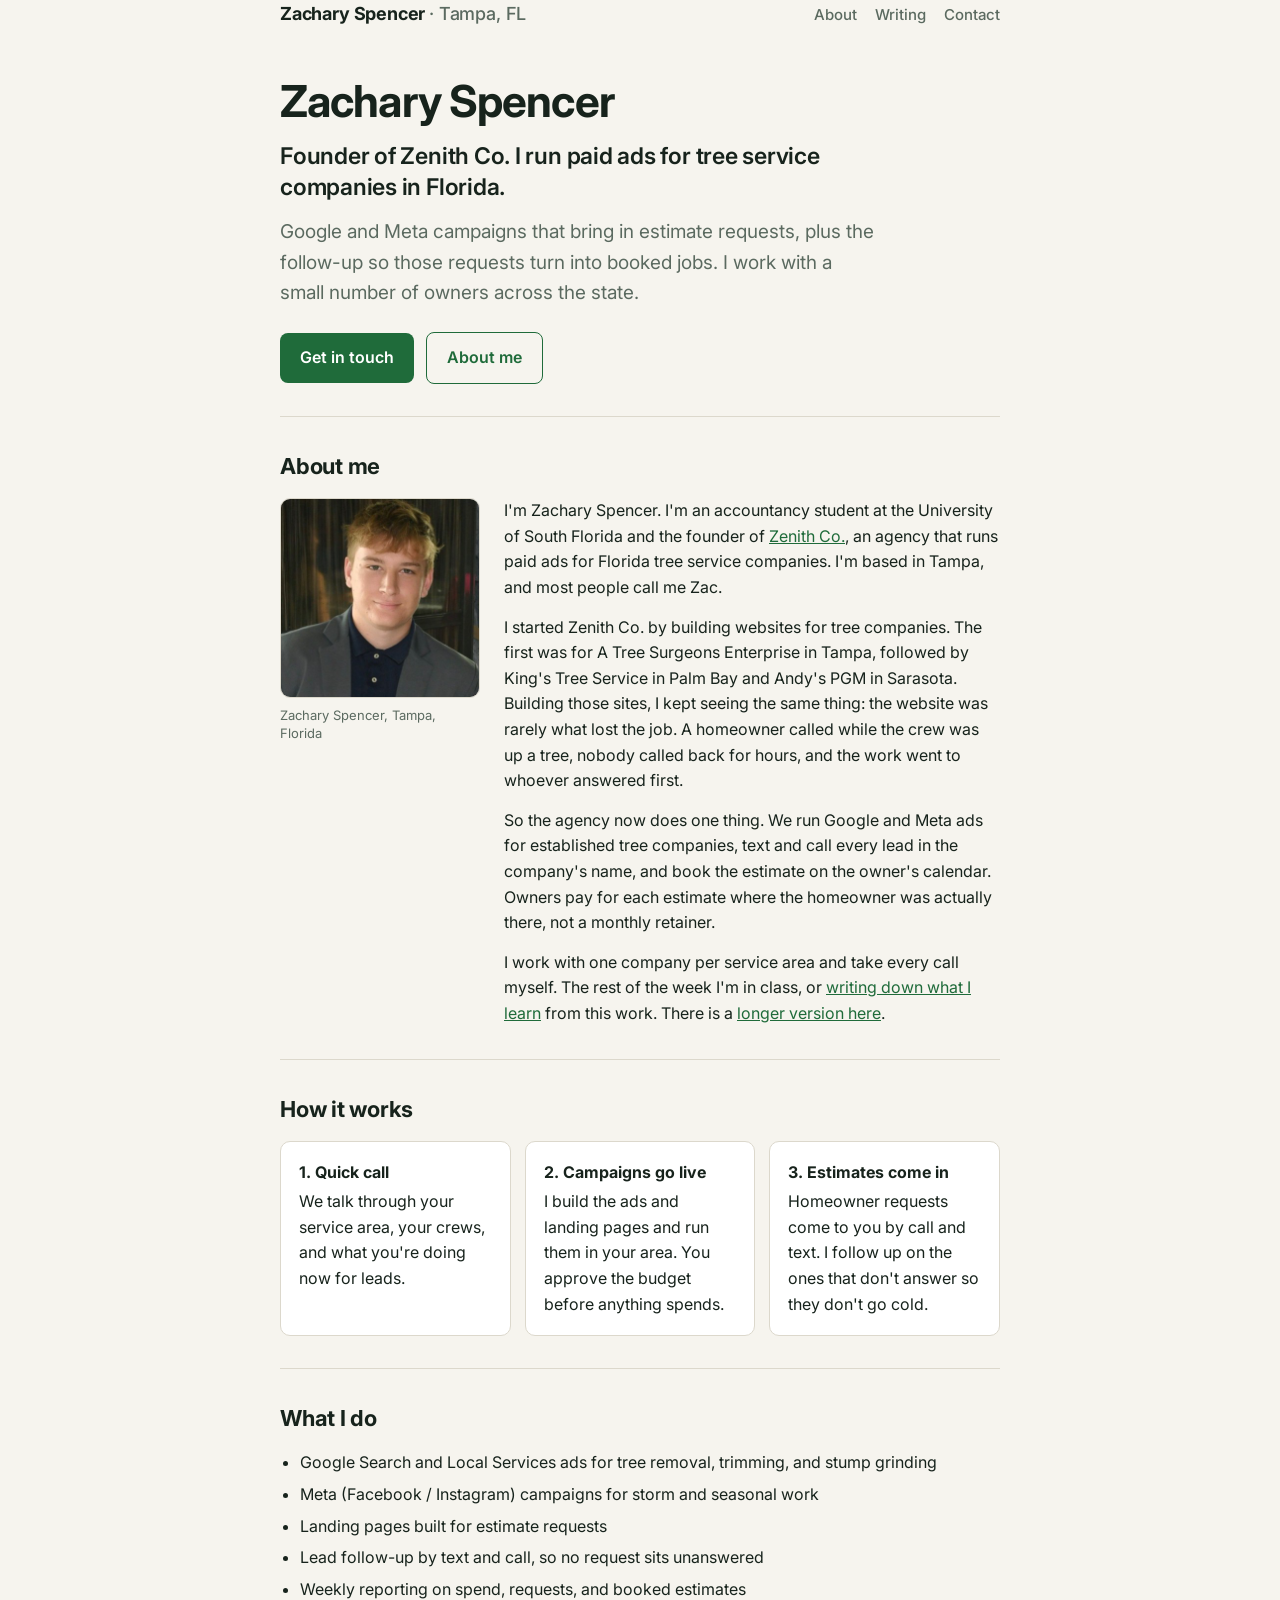
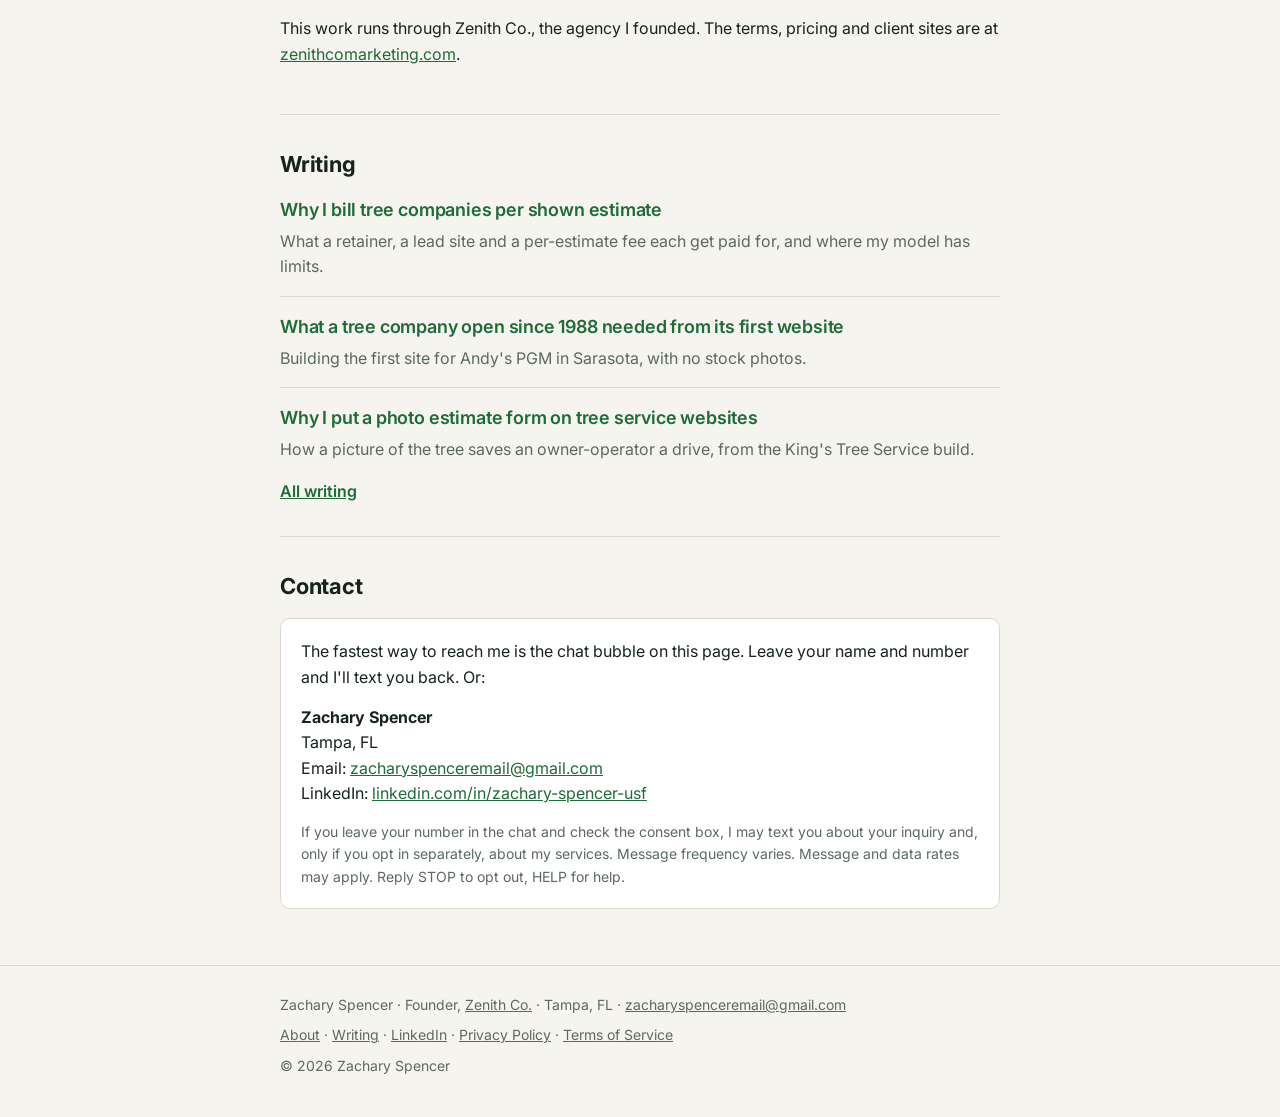
<file: index.html>
<!DOCTYPE html>
<html lang="en">
<head>
<meta charset="utf-8">
<meta name="viewport" content="width=device-width, initial-scale=1">
<title>Zachary Spencer | Founder, Zenith Co.</title>
<meta name="description" content="Zachary Spencer is the founder of Zenith Co. and an accountancy student at the University of South Florida in Tampa. He runs paid ads for Florida tree service companies.">
<link rel="canonical" href="https://zacharyspencer.dev/">
<meta name="author" content="Zachary Spencer">
<meta name="theme-color" content="#14281d">
<meta property="og:type" content="website">
<meta property="og:site_name" content="Zachary Spencer">
<meta property="og:title" content="Zachary Spencer | Founder, Zenith Co.">
<meta property="og:description" content="Founder of Zenith Co. and accountancy student at the University of South Florida. Paid ads for Florida tree service companies, from Tampa.">
<meta property="og:url" content="https://zacharyspencer.dev/">
<meta property="og:image" content="https://zacharyspencer.dev/assets/zachary-spencer-share.png">
<meta property="og:image:width" content="1200">
<meta property="og:image:height" content="630">
<meta property="og:image:alt" content="Zachary Spencer, founder of Zenith Co. Paid ads for Florida tree service companies.">
<meta name="twitter:card" content="summary_large_image">
<meta name="twitter:title" content="Zachary Spencer | Founder, Zenith Co.">
<meta name="twitter:description" content="Founder of Zenith Co. and accountancy student at the University of South Florida. Paid ads for Florida tree service companies, from Tampa.">
<meta name="twitter:image" content="https://zacharyspencer.dev/assets/zachary-spencer-share.png">
<meta name="twitter:image:alt" content="Zachary Spencer, founder of Zenith Co. Paid ads for Florida tree service companies.">
<link rel="icon" href="/favicon.svg" type="image/svg+xml">
<link rel="me" href="https://www.linkedin.com/in/zachary-spencer-usf/">
<link rel="preconnect" href="https://fonts.googleapis.com">
<link href="https://fonts.googleapis.com/css2?family=Inter:wght@400;500;600;700&display=swap" rel="stylesheet">
<link rel="stylesheet" href="/assets/pages.css">
<script type="application/ld+json">
{
  "@context": "https://schema.org",
  "@graph": [
    {
      "@type": "WebSite",
      "@id": "https://zacharyspencer.dev/#website",
      "url": "https://zacharyspencer.dev/",
      "name": "Zachary Spencer",
      "inLanguage": "en-US",
      "publisher": { "@id": "https://zacharyspencer.dev/#person" }
    },
    {
      "@type": "Person",
      "@id": "https://zacharyspencer.dev/#person",
      "name": "Zachary Spencer",
      "givenName": "Zachary",
      "familyName": "Spencer",
      "url": "https://zacharyspencer.dev/",
      "image": "https://zacharyspencer.dev/assets/zachary-spencer.jpg",
      "jobTitle": "Founder",
      "description": "Founder of Zenith Co. and accountancy student at the University of South Florida. Runs paid ads for Florida tree service companies from Tampa.",
      "worksFor": {
        "@type": "Organization",
        "@id": "https://zenithcomarketing.com/#organization",
        "name": "Zenith Co.",
        "legalName": "Zenith Co Marketing, LLC",
        "url": "https://zenithcomarketing.com"
      },
      "alumniOf": {
        "@type": "CollegeOrUniversity",
        "name": "University of South Florida",
        "url": "https://www.usf.edu/"
      },
      "address": {
        "@type": "PostalAddress",
        "addressLocality": "Tampa",
        "addressRegion": "FL",
        "addressCountry": "US"
      },
      "sameAs": [
        "https://www.linkedin.com/in/zachary-spencer-usf/"
      ]
    }
  ]
}
</script>
</head>
<body>
<header class="wrap site-head">
  <div class="name">Zachary Spencer <span>· Tampa, FL</span></div>
  <nav aria-label="Site">
    <a href="/about/">About</a>
    <a href="/writing/">Writing</a>
    <a href="#contact">Contact</a>
  </nav>
</header>

<main class="wrap">
  <div class="hero">
    <h1>Zachary Spencer</h1>
    <p class="tagline">Founder of Zenith Co. I run paid ads for tree service companies in Florida.</p>
    <p class="lead">Google and Meta campaigns that bring in estimate requests, plus the follow-up so those requests turn into booked jobs. I work with a small number of owners across the state.</p>
    <a class="btn" href="#contact">Get in touch</a>
    <a class="btn ghost" href="/about/">About me</a>
  </div>

  <section id="about">
    <h2>About me</h2>
    <div class="bio">
      <figure>
        <img class="portrait" src="/assets/zachary-spencer.jpg" width="400" height="400" alt="Zachary Spencer, founder of Zenith Co., in a gray blazer and navy polo shirt" decoding="async">
        <figcaption>Zachary Spencer, Tampa, Florida</figcaption>
      </figure>
      <div>
        <p>I'm Zachary Spencer. I'm an accountancy student at the University of South Florida and the founder of <a href="https://zenithcomarketing.com">Zenith Co.</a>, an agency that runs paid ads for Florida tree service companies. I'm based in Tampa, and most people call me Zac.</p>
        <p>I started Zenith Co. by building websites for tree companies. The first was for A Tree Surgeons Enterprise in Tampa, followed by King's Tree Service in Palm Bay and Andy's PGM in Sarasota. Building those sites, I kept seeing the same thing: the website was rarely what lost the job. A homeowner called while the crew was up a tree, nobody called back for hours, and the work went to whoever answered first.</p>
        <p>So the agency now does one thing. We run Google and Meta ads for established tree companies, text and call every lead in the company's name, and book the estimate on the owner's calendar. Owners pay for each estimate where the homeowner was actually there, not a monthly retainer.</p>
        <p>I work with one company per service area and take every call myself. The rest of the week I'm in class, or <a href="/writing/">writing down what I learn</a> from this work. There is a <a href="/about/">longer version here</a>.</p>
      </div>
    </div>
  </section>

  <section id="how">
    <h2>How it works</h2>
    <div class="grid">
      <div class="card"><strong>1. Quick call</strong>We talk through your service area, your crews, and what you're doing now for leads.</div>
      <div class="card"><strong>2. Campaigns go live</strong>I build the ads and landing pages and run them in your area. You approve the budget before anything spends.</div>
      <div class="card"><strong>3. Estimates come in</strong>Homeowner requests come to you by call and text. I follow up on the ones that don't answer so they don't go cold.</div>
    </div>
  </section>

  <section id="services">
    <h2>What I do</h2>
    <ul>
      <li>Google Search and Local Services ads for tree removal, trimming, and stump grinding</li>
      <li>Meta (Facebook / Instagram) campaigns for storm and seasonal work</li>
      <li>Landing pages built for estimate requests</li>
      <li>Lead follow-up by text and call, so no request sits unanswered</li>
      <li>Weekly reporting on spend, requests, and booked estimates</li>
    </ul>
    <p>This work runs through Zenith Co., the agency I founded. The terms, pricing and client sites are at <a href="https://zenithcomarketing.com">zenithcomarketing.com</a>.</p>
  </section>

  <section id="writing">
    <h2>Writing</h2>
    <ul class="posts">
      <li>
        <a href="/writing/why-i-bill-per-shown-estimate/">Why I bill tree companies per shown estimate</a>
        <p>What a retainer, a lead site and a per-estimate fee each get paid for, and where my model has limits.</p>
      </li>
      <li>
        <a href="/writing/first-website-for-a-1988-tree-company/">What a tree company open since 1988 needed from its first website</a>
        <p>Building the first site for Andy's PGM in Sarasota, with no stock photos.</p>
      </li>
      <li>
        <a href="/writing/photo-estimate-forms/">Why I put a photo estimate form on tree service websites</a>
        <p>How a picture of the tree saves an owner-operator a drive, from the King's Tree Service build.</p>
      </li>
    </ul>
    <p class="more"><a href="/writing/">All writing</a></p>
  </section>

  <section id="contact">
    <h2>Contact</h2>
    <div class="contact">
      <p>The fastest way to reach me is the chat bubble on this page. Leave your name and number and I'll text you back. Or:</p>
      <p>
        <strong>Zachary Spencer</strong><br>
        Tampa, FL<br>
        Email: <a href="mailto:zacharyspenceremail@gmail.com">zacharyspenceremail@gmail.com</a><br>
        LinkedIn: <a href="https://www.linkedin.com/in/zachary-spencer-usf/" rel="me">linkedin.com/in/zachary-spencer-usf</a>
      </p>
      <p class="small" style="margin:0">If you leave your number in the chat and check the consent box, I may text you about your inquiry and, only if you opt in separately, about my services. Message frequency varies. Message and data rates may apply. Reply STOP to opt out, HELP for help.</p>
    </div>
  </section>
</main>

<footer>
  <div class="wrap">
    <div>Zachary Spencer · Founder, <a href="https://zenithcomarketing.com">Zenith Co.</a> · Tampa, FL · <a href="mailto:zacharyspenceremail@gmail.com">zacharyspenceremail@gmail.com</a></div>
    <div class="legal"><a href="/about/">About</a> · <a href="/writing/">Writing</a> · <a href="https://www.linkedin.com/in/zachary-spencer-usf/" rel="me">LinkedIn</a> · <a href="/privacy.html">Privacy Policy</a> · <a href="/terms.html">Terms of Service</a></div>
    <div class="legal">© 2026 Zachary Spencer</div>
  </div>
  <script src="https://widgets.leadconnectorhq.com/loader.js" data-resources-url="https://widgets.leadconnectorhq.com/chat-widget/loader.js" data-widget-id="6adf9d556118072e0e9b12c1" data-source="WEB_USER"></script>
</footer>
</body>
</html>
</file>
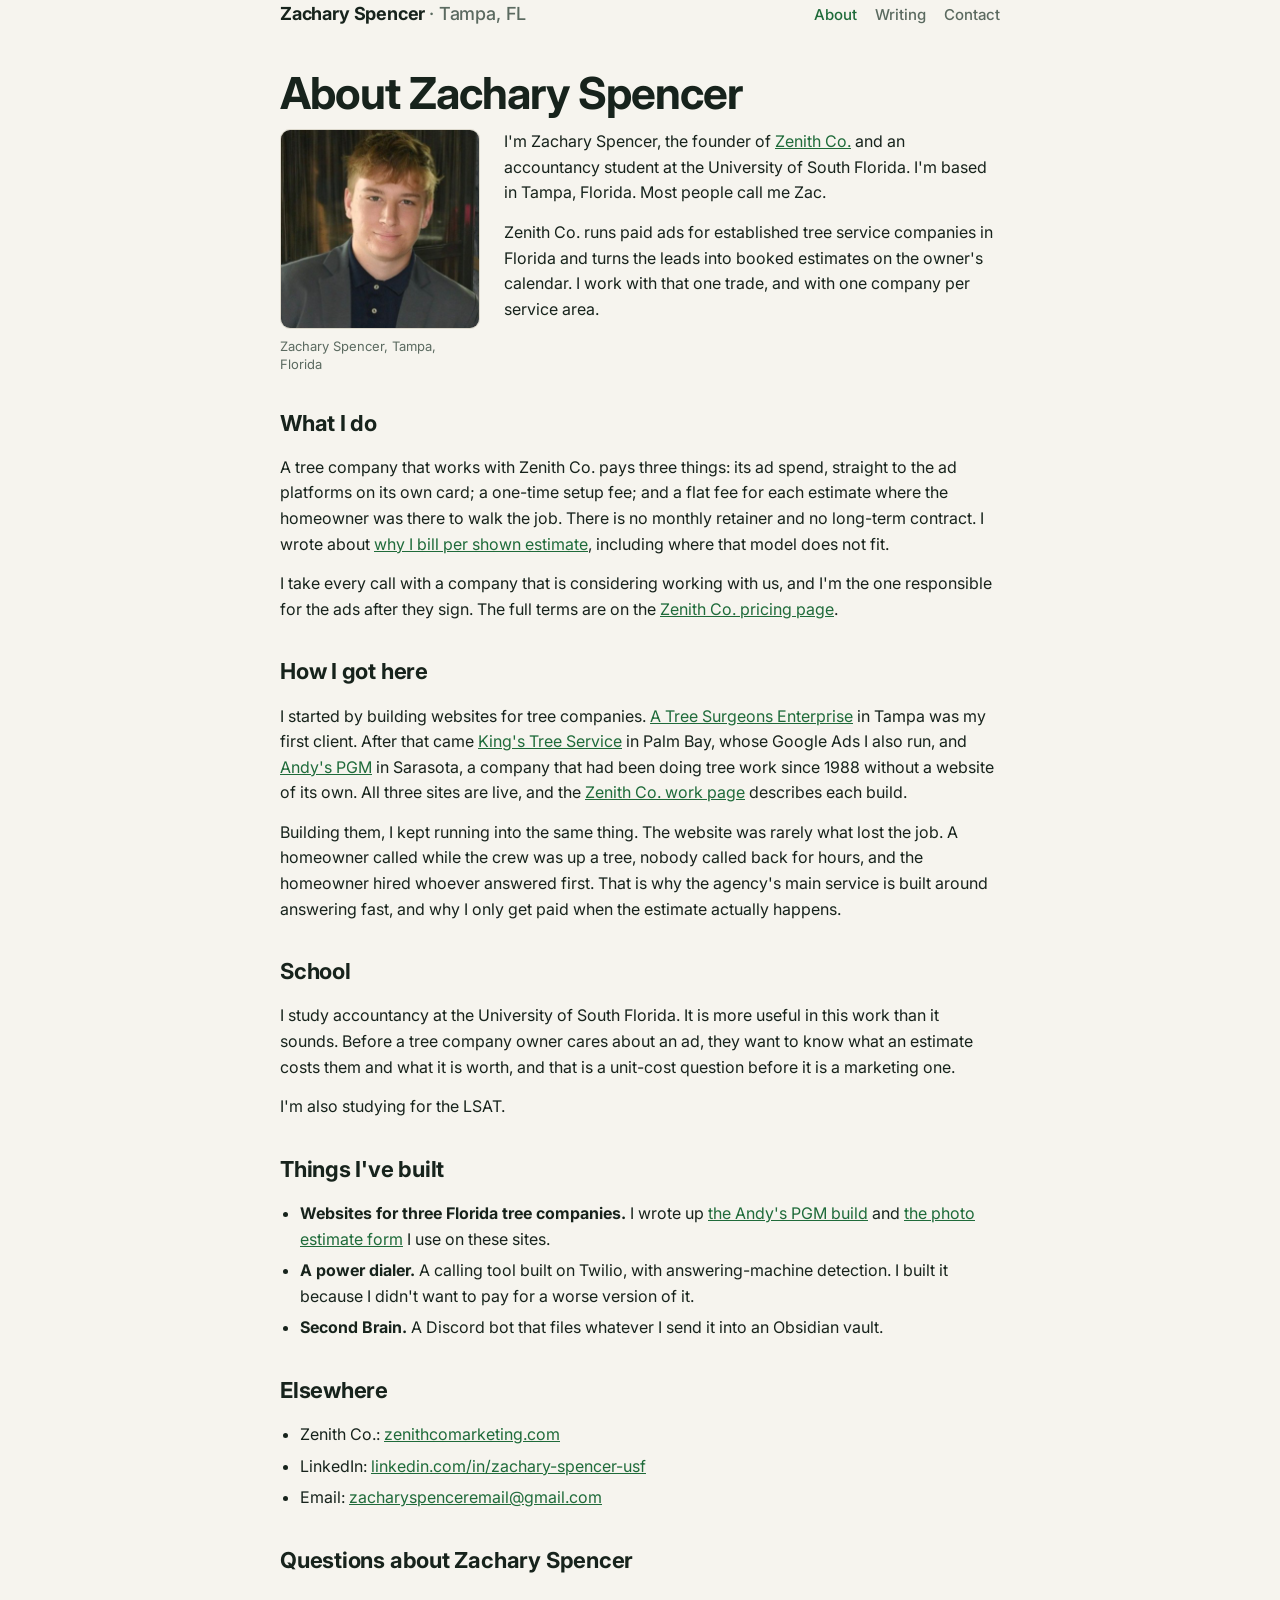
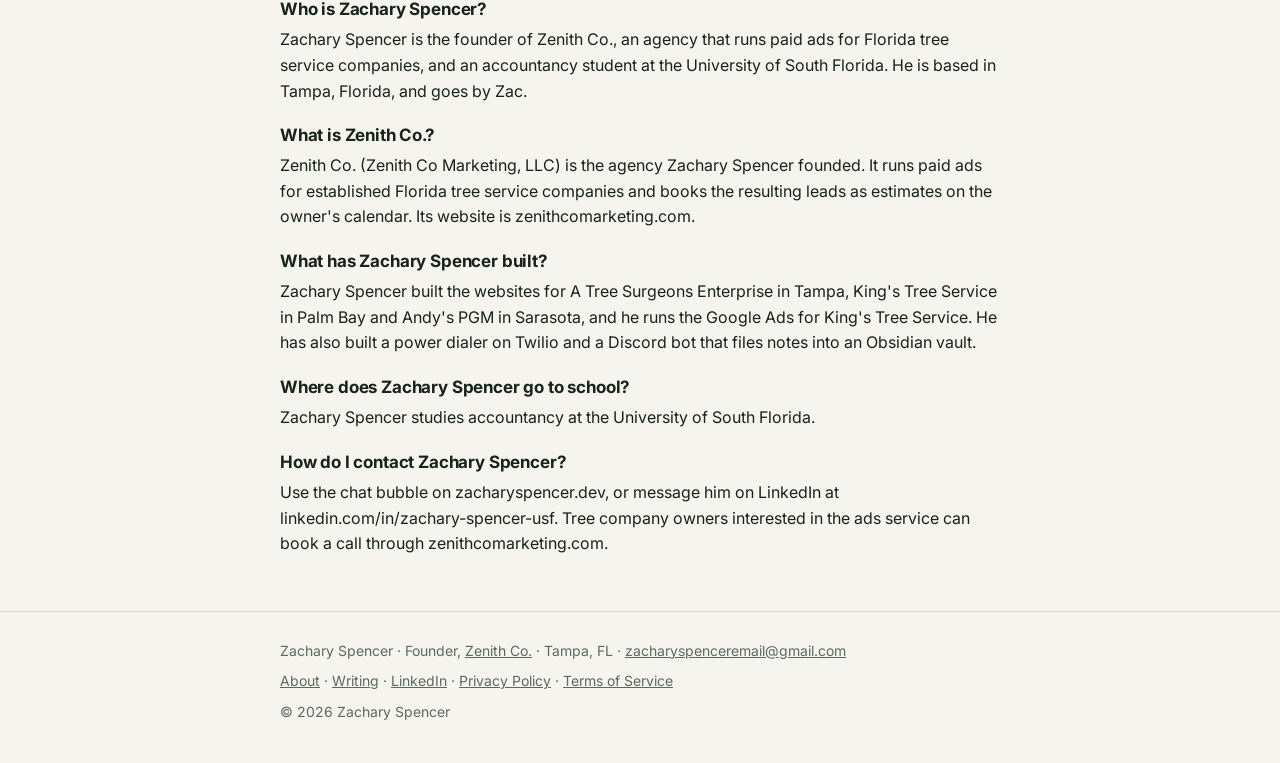
<file: about/index.html>
<!DOCTYPE html>
<html lang="en">
<head>
<meta charset="utf-8">
<meta name="viewport" content="width=device-width, initial-scale=1">
<title>About Zachary Spencer | Founder, Zenith Co.</title>
<meta name="description" content="Zachary Spencer is the founder of Zenith Co. and an accountancy student at the University of South Florida in Tampa. How he got into paid ads for tree service companies.">
<link rel="canonical" href="https://zacharyspencer.dev/about/">
<meta name="author" content="Zachary Spencer">
<meta name="theme-color" content="#14281d">
<meta property="og:type" content="profile">
<meta property="og:site_name" content="Zachary Spencer">
<meta property="og:title" content="About Zachary Spencer | Founder, Zenith Co.">
<meta property="og:description" content="Zachary Spencer is the founder of Zenith Co. and an accountancy student at the University of South Florida in Tampa. How he got into paid ads for tree service companies.">
<meta property="og:url" content="https://zacharyspencer.dev/about/">
<meta property="og:image" content="https://zacharyspencer.dev/assets/zachary-spencer-share.png">
<meta property="og:image:width" content="1200">
<meta property="og:image:height" content="630">
<meta property="og:image:alt" content="Zachary Spencer, founder of Zenith Co. Paid ads for Florida tree service companies.">
<meta property="profile:first_name" content="Zachary">
<meta property="profile:last_name" content="Spencer">
<meta name="twitter:card" content="summary_large_image">
<meta name="twitter:title" content="About Zachary Spencer | Founder, Zenith Co.">
<meta name="twitter:description" content="Zachary Spencer is the founder of Zenith Co. and an accountancy student at the University of South Florida in Tampa. How he got into paid ads for tree service companies.">
<meta name="twitter:image" content="https://zacharyspencer.dev/assets/zachary-spencer-share.png">
<link rel="icon" href="/favicon.svg" type="image/svg+xml">
<link rel="preconnect" href="https://fonts.googleapis.com">
<link href="https://fonts.googleapis.com/css2?family=Inter:wght@400;500;600;700&display=swap" rel="stylesheet">
<link rel="stylesheet" href="/assets/pages.css">
<script type="application/ld+json">
{
  "@context": "https://schema.org",
  "@graph": [
    {
      "@type": "ProfilePage",
      "@id": "https://zacharyspencer.dev/about/#profilepage",
      "url": "https://zacharyspencer.dev/about/",
      "name": "About Zachary Spencer",
      "inLanguage": "en-US",
      "dateCreated": "2026-11-12",
      "dateModified": "2026-11-12",
      "isPartOf": {
        "@id": "https://zacharyspencer.dev/#website"
      },
      "mainEntity": {
        "@id": "https://zacharyspencer.dev/#person"
      }
    },
    {
      "@type": "Person",
      "@id": "https://zacharyspencer.dev/#person",
      "name": "Zachary Spencer",
      "givenName": "Zachary",
      "familyName": "Spencer",
      "url": "https://zacharyspencer.dev/",
      "image": "https://zacharyspencer.dev/assets/zachary-spencer.jpg",
      "jobTitle": "Founder",
      "description": "Founder of Zenith Co. and accountancy student at the University of South Florida. Runs paid ads for Florida tree service companies from Tampa.",
      "worksFor": {
        "@type": "Organization",
        "@id": "https://zenithcomarketing.com/#organization",
        "name": "Zenith Co.",
        "legalName": "Zenith Co Marketing, LLC",
        "url": "https://zenithcomarketing.com"
      },
      "alumniOf": {
        "@type": "CollegeOrUniversity",
        "name": "University of South Florida",
        "url": "https://www.usf.edu/"
      },
      "address": {
        "@type": "PostalAddress",
        "addressLocality": "Tampa",
        "addressRegion": "FL",
        "addressCountry": "US"
      },
      "sameAs": [
        "https://www.linkedin.com/in/zachary-spencer-usf/"
      ]
    },
    {
      "@type": "BreadcrumbList",
      "itemListElement": [
        {
          "@type": "ListItem",
          "position": 1,
          "name": "Home",
          "item": "https://zacharyspencer.dev/"
        },
        {
          "@type": "ListItem",
          "position": 2,
          "name": "About",
          "item": "https://zacharyspencer.dev/about/"
        }
      ]
    },
    {
      "@type": "FAQPage",
      "@id": "https://zacharyspencer.dev/about/#faq",
      "mainEntity": [
        {
          "@type": "Question",
          "name": "Who is Zachary Spencer?",
          "acceptedAnswer": {
            "@type": "Answer",
            "text": "Zachary Spencer is the founder of Zenith Co., an agency that runs paid ads for Florida tree service companies, and an accountancy student at the University of South Florida. He is based in Tampa, Florida, and goes by Zac."
          }
        },
        {
          "@type": "Question",
          "name": "What is Zenith Co.?",
          "acceptedAnswer": {
            "@type": "Answer",
            "text": "Zenith Co. (Zenith Co Marketing, LLC) is the agency Zachary Spencer founded. It runs paid ads for established Florida tree service companies and books the resulting leads as estimates on the owner's calendar. Its website is zenithcomarketing.com."
          }
        },
        {
          "@type": "Question",
          "name": "What has Zachary Spencer built?",
          "acceptedAnswer": {
            "@type": "Answer",
            "text": "Zachary Spencer built the websites for A Tree Surgeons Enterprise in Tampa, King's Tree Service in Palm Bay and Andy's PGM in Sarasota, and he runs the Google Ads for King's Tree Service. He has also built a power dialer on Twilio and a Discord bot that files notes into an Obsidian vault."
          }
        },
        {
          "@type": "Question",
          "name": "Where does Zachary Spencer go to school?",
          "acceptedAnswer": {
            "@type": "Answer",
            "text": "Zachary Spencer studies accountancy at the University of South Florida."
          }
        },
        {
          "@type": "Question",
          "name": "How do I contact Zachary Spencer?",
          "acceptedAnswer": {
            "@type": "Answer",
            "text": "Use the chat bubble on zacharyspencer.dev, or message him on LinkedIn at linkedin.com/in/zachary-spencer-usf. Tree company owners interested in the ads service can book a call through zenithcomarketing.com."
          }
        }
      ]
    }
  ]
}
</script>
</head>
<body>
<header class="wrap site-head">
  <a class="name" href="/">Zachary Spencer <span>· Tampa, FL</span></a>
  <nav aria-label="Site">
    <a href="/about/" aria-current="page">About</a>
    <a href="/writing/">Writing</a>
    <a href="/#contact">Contact</a>
  </nav>
</header>

<main class="wrap">
<article class="page">
  <h1>About Zachary Spencer</h1>
  <div class="bio">
    <figure>
      <img class="portrait" src="/assets/zachary-spencer.jpg" width="400" height="400" alt="Zachary Spencer, founder of Zenith Co., in a gray blazer and navy polo shirt" decoding="async">
      <figcaption>Zachary Spencer, Tampa, Florida</figcaption>
    </figure>
    <div>
      <p>I'm Zachary Spencer, the founder of <a href="https://zenithcomarketing.com">Zenith Co.</a> and an accountancy student at the University of South Florida. I'm based in Tampa, Florida. Most people call me Zac.</p>
      <p>Zenith Co. runs paid ads for established tree service companies in Florida and turns the leads into booked estimates on the owner's calendar. I work with that one trade, and with one company per service area.</p>
    </div>
  </div>

  <h2>What I do</h2>
  <p>A tree company that works with Zenith Co. pays three things: its ad spend, straight to the ad platforms on its own card; a one-time setup fee; and a flat fee for each estimate where the homeowner was there to walk the job. There is no monthly retainer and no long-term contract. I wrote about <a href="/writing/why-i-bill-per-shown-estimate/">why I bill per shown estimate</a>, including where that model does not fit.</p>
  <p>I take every call with a company that is considering working with us, and I'm the one responsible for the ads after they sign. The full terms are on the <a href="https://zenithcomarketing.com/pricing/">Zenith Co. pricing page</a>.</p>

  <h2>How I got here</h2>
  <p>I started by building websites for tree companies. <a href="https://atreesurgeons.net" rel="noopener">A Tree Surgeons Enterprise</a> in Tampa was my first client. After that came <a href="https://kingstreecare.com" rel="noopener">King's Tree Service</a> in Palm Bay, whose Google Ads I also run, and <a href="https://andyspgm.com" rel="noopener">Andy's PGM</a> in Sarasota, a company that had been doing tree work since 1988 without a website of its own. All three sites are live, and the <a href="https://zenithcomarketing.com/work/">Zenith Co. work page</a> describes each build.</p>
  <p>Building them, I kept running into the same thing. The website was rarely what lost the job. A homeowner called while the crew was up a tree, nobody called back for hours, and the homeowner hired whoever answered first. That is why the agency's main service is built around answering fast, and why I only get paid when the estimate actually happens.</p>

  <h2>School</h2>
  <p>I study accountancy at the University of South Florida. It is more useful in this work than it sounds. Before a tree company owner cares about an ad, they want to know what an estimate costs them and what it is worth, and that is a unit-cost question before it is a marketing one.</p>
  <p>I'm also studying for the LSAT.</p>

  <h2>Things I've built</h2>
  <ul>
    <li><strong>Websites for three Florida tree companies.</strong> I wrote up <a href="/writing/first-website-for-a-1988-tree-company/">the Andy's PGM build</a> and <a href="/writing/photo-estimate-forms/">the photo estimate form</a> I use on these sites.</li>
    <li><strong>A power dialer.</strong> A calling tool built on Twilio, with answering-machine detection. I built it because I didn't want to pay for a worse version of it.</li>
    <li><strong>Second Brain.</strong> A Discord bot that files whatever I send it into an Obsidian vault.</li>
  </ul>

  <h2>Elsewhere</h2>
  <ul>
    <li>Zenith Co.: <a href="https://zenithcomarketing.com">zenithcomarketing.com</a></li>
    <li>LinkedIn: <a href="https://www.linkedin.com/in/zachary-spencer-usf/" rel="me">linkedin.com/in/zachary-spencer-usf</a></li>
    <li>Email: <a href="mailto:zacharyspenceremail@gmail.com">zacharyspenceremail@gmail.com</a></li>
  </ul>

  <section class="faq" id="faq">
    <h2>Questions about Zachary Spencer</h2>
    <h3>Who is Zachary Spencer?</h3>
    <p>Zachary Spencer is the founder of Zenith Co., an agency that runs paid ads for Florida tree service companies, and an accountancy student at the University of South Florida. He is based in Tampa, Florida, and goes by Zac.</p>
    <h3>What is Zenith Co.?</h3>
    <p>Zenith Co. (Zenith Co Marketing, LLC) is the agency Zachary Spencer founded. It runs paid ads for established Florida tree service companies and books the resulting leads as estimates on the owner's calendar. Its website is zenithcomarketing.com.</p>
    <h3>What has Zachary Spencer built?</h3>
    <p>Zachary Spencer built the websites for A Tree Surgeons Enterprise in Tampa, King's Tree Service in Palm Bay and Andy's PGM in Sarasota, and he runs the Google Ads for King's Tree Service. He has also built a power dialer on Twilio and a Discord bot that files notes into an Obsidian vault.</p>
    <h3>Where does Zachary Spencer go to school?</h3>
    <p>Zachary Spencer studies accountancy at the University of South Florida.</p>
    <h3>How do I contact Zachary Spencer?</h3>
    <p>Use the chat bubble on zacharyspencer.dev, or message him on LinkedIn at linkedin.com/in/zachary-spencer-usf. Tree company owners interested in the ads service can book a call through zenithcomarketing.com.</p>
  </section>
</article>
</main>

<footer>
  <div class="wrap">
    <div>Zachary Spencer · Founder, <a href="https://zenithcomarketing.com">Zenith Co.</a> · Tampa, FL · <a href="mailto:zacharyspenceremail@gmail.com">zacharyspenceremail@gmail.com</a></div>
    <div class="legal"><a href="/about/">About</a> · <a href="/writing/">Writing</a> · <a href="https://www.linkedin.com/in/zachary-spencer-usf/" rel="me">LinkedIn</a> · <a href="/privacy.html">Privacy Policy</a> · <a href="/terms.html">Terms of Service</a></div>
    <div class="legal">© 2026 Zachary Spencer</div>
  </div>
  <script src="https://widgets.leadconnectorhq.com/loader.js" data-resources-url="https://widgets.leadconnectorhq.com/chat-widget/loader.js" data-widget-id="6adf9d556118072e0e9b12c1" data-source="WEB_USER"></script>
</footer>
</body>
</html>
</file>
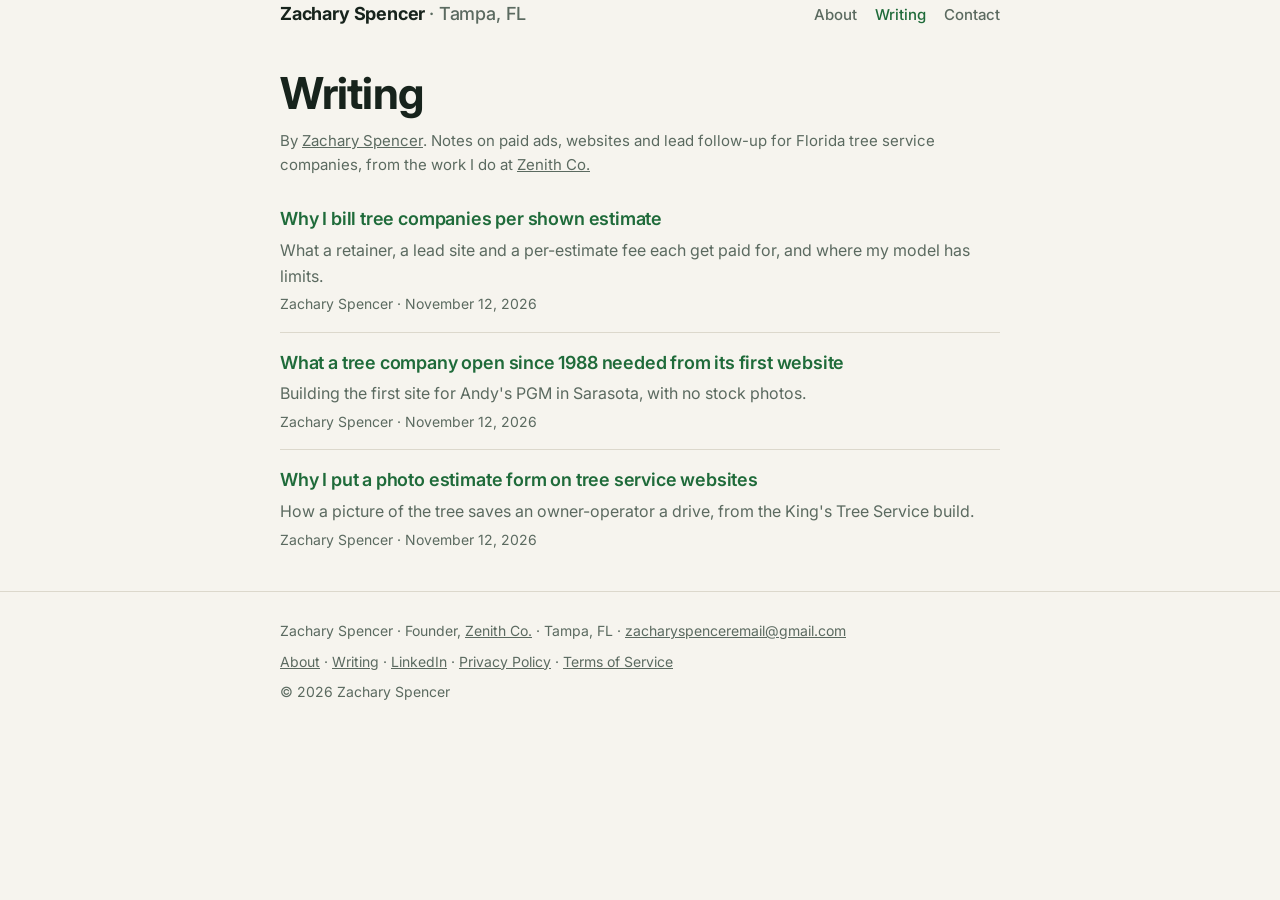
<file: writing/index.html>
<!DOCTYPE html>
<html lang="en">
<head>
<meta charset="utf-8">
<meta name="viewport" content="width=device-width, initial-scale=1">
<title>Writing | Zachary Spencer</title>
<meta name="description" content="Writing by Zachary Spencer, founder of Zenith Co., on paid ads, websites and lead follow-up for Florida tree service companies.">
<link rel="canonical" href="https://zacharyspencer.dev/writing/">
<meta name="author" content="Zachary Spencer">
<meta name="theme-color" content="#14281d">
<meta property="og:type" content="website">
<meta property="og:site_name" content="Zachary Spencer">
<meta property="og:title" content="Writing | Zachary Spencer">
<meta property="og:description" content="Writing by Zachary Spencer, founder of Zenith Co., on paid ads, websites and lead follow-up for Florida tree service companies.">
<meta property="og:url" content="https://zacharyspencer.dev/writing/">
<meta property="og:image" content="https://zacharyspencer.dev/assets/zachary-spencer-share.png">
<meta property="og:image:width" content="1200">
<meta property="og:image:height" content="630">
<meta property="og:image:alt" content="Zachary Spencer, founder of Zenith Co. Paid ads for Florida tree service companies.">
<meta name="twitter:card" content="summary_large_image">
<meta name="twitter:title" content="Writing | Zachary Spencer">
<meta name="twitter:description" content="Writing by Zachary Spencer, founder of Zenith Co., on paid ads, websites and lead follow-up for Florida tree service companies.">
<meta name="twitter:image" content="https://zacharyspencer.dev/assets/zachary-spencer-share.png">
<link rel="icon" href="/favicon.svg" type="image/svg+xml">
<link rel="preconnect" href="https://fonts.googleapis.com">
<link href="https://fonts.googleapis.com/css2?family=Inter:wght@400;500;600;700&display=swap" rel="stylesheet">
<link rel="stylesheet" href="/assets/pages.css">
<script type="application/ld+json">
{
  "@context": "https://schema.org",
  "@graph": [
    {
      "@type": "Blog",
      "@id": "https://zacharyspencer.dev/writing/#blog",
      "url": "https://zacharyspencer.dev/writing/",
      "name": "Writing by Zachary Spencer",
      "inLanguage": "en-US",
      "author": {
        "@type": "Person",
        "@id": "https://zacharyspencer.dev/#person",
        "name": "Zachary Spencer",
        "url": "https://zacharyspencer.dev/about/"
      },
      "isPartOf": {
        "@id": "https://zacharyspencer.dev/#website"
      },
      "blogPost": [
        {
          "@type": "BlogPosting",
          "headline": "Why I bill tree companies per shown estimate",
          "url": "https://zacharyspencer.dev/writing/why-i-bill-per-shown-estimate/",
          "datePublished": "2026-11-12",
          "author": {
            "@type": "Person",
            "@id": "https://zacharyspencer.dev/#person",
            "name": "Zachary Spencer",
            "url": "https://zacharyspencer.dev/about/"
          }
        },
        {
          "@type": "BlogPosting",
          "headline": "What a tree company open since 1988 needed from its first website",
          "url": "https://zacharyspencer.dev/writing/first-website-for-a-1988-tree-company/",
          "datePublished": "2026-11-12",
          "author": {
            "@type": "Person",
            "@id": "https://zacharyspencer.dev/#person",
            "name": "Zachary Spencer",
            "url": "https://zacharyspencer.dev/about/"
          }
        },
        {
          "@type": "BlogPosting",
          "headline": "Why I put a photo estimate form on tree service websites",
          "url": "https://zacharyspencer.dev/writing/photo-estimate-forms/",
          "datePublished": "2026-11-12",
          "author": {
            "@type": "Person",
            "@id": "https://zacharyspencer.dev/#person",
            "name": "Zachary Spencer",
            "url": "https://zacharyspencer.dev/about/"
          }
        }
      ]
    },
    {
      "@type": "BreadcrumbList",
      "itemListElement": [
        {
          "@type": "ListItem",
          "position": 1,
          "name": "Home",
          "item": "https://zacharyspencer.dev/"
        },
        {
          "@type": "ListItem",
          "position": 2,
          "name": "Writing",
          "item": "https://zacharyspencer.dev/writing/"
        }
      ]
    }
  ]
}
</script>
</head>
<body>
<header class="wrap site-head">
  <a class="name" href="/">Zachary Spencer <span>· Tampa, FL</span></a>
  <nav aria-label="Site">
    <a href="/about/">About</a>
    <a href="/writing/" aria-current="page">Writing</a>
    <a href="/#contact">Contact</a>
  </nav>
</header>

<main class="wrap">
<div class="page">
  <h1>Writing</h1>
  <p class="byline">By <a href="/about/" rel="author">Zachary Spencer</a>. Notes on paid ads, websites and lead follow-up for Florida tree service companies, from the work I do at <a href="https://zenithcomarketing.com">Zenith Co.</a></p>
  <ul class="posts">
    <li>
      <a href="/writing/why-i-bill-per-shown-estimate/">Why I bill tree companies per shown estimate</a>
      <p>What a retainer, a lead site and a per-estimate fee each get paid for, and where my model has limits.</p>
      <p class="date">Zachary Spencer · <time datetime="2026-11-12">November 12, 2026</time></p>
    </li>
    <li>
      <a href="/writing/first-website-for-a-1988-tree-company/">What a tree company open since 1988 needed from its first website</a>
      <p>Building the first site for Andy's PGM in Sarasota, with no stock photos.</p>
      <p class="date">Zachary Spencer · <time datetime="2026-11-12">November 12, 2026</time></p>
    </li>
    <li>
      <a href="/writing/photo-estimate-forms/">Why I put a photo estimate form on tree service websites</a>
      <p>How a picture of the tree saves an owner-operator a drive, from the King's Tree Service build.</p>
      <p class="date">Zachary Spencer · <time datetime="2026-11-12">November 12, 2026</time></p>
    </li>
  </ul>
</div>
</main>

<footer>
  <div class="wrap">
    <div>Zachary Spencer · Founder, <a href="https://zenithcomarketing.com">Zenith Co.</a> · Tampa, FL · <a href="mailto:zacharyspenceremail@gmail.com">zacharyspenceremail@gmail.com</a></div>
    <div class="legal"><a href="/about/">About</a> · <a href="/writing/">Writing</a> · <a href="https://www.linkedin.com/in/zachary-spencer-usf/" rel="me">LinkedIn</a> · <a href="/privacy.html">Privacy Policy</a> · <a href="/terms.html">Terms of Service</a></div>
    <div class="legal">© 2026 Zachary Spencer</div>
  </div>
  <script src="https://widgets.leadconnectorhq.com/loader.js" data-resources-url="https://widgets.leadconnectorhq.com/chat-widget/loader.js" data-widget-id="6adf9d556118072e0e9b12c1" data-source="WEB_USER"></script>
</footer>
</body>
</html>
</file>
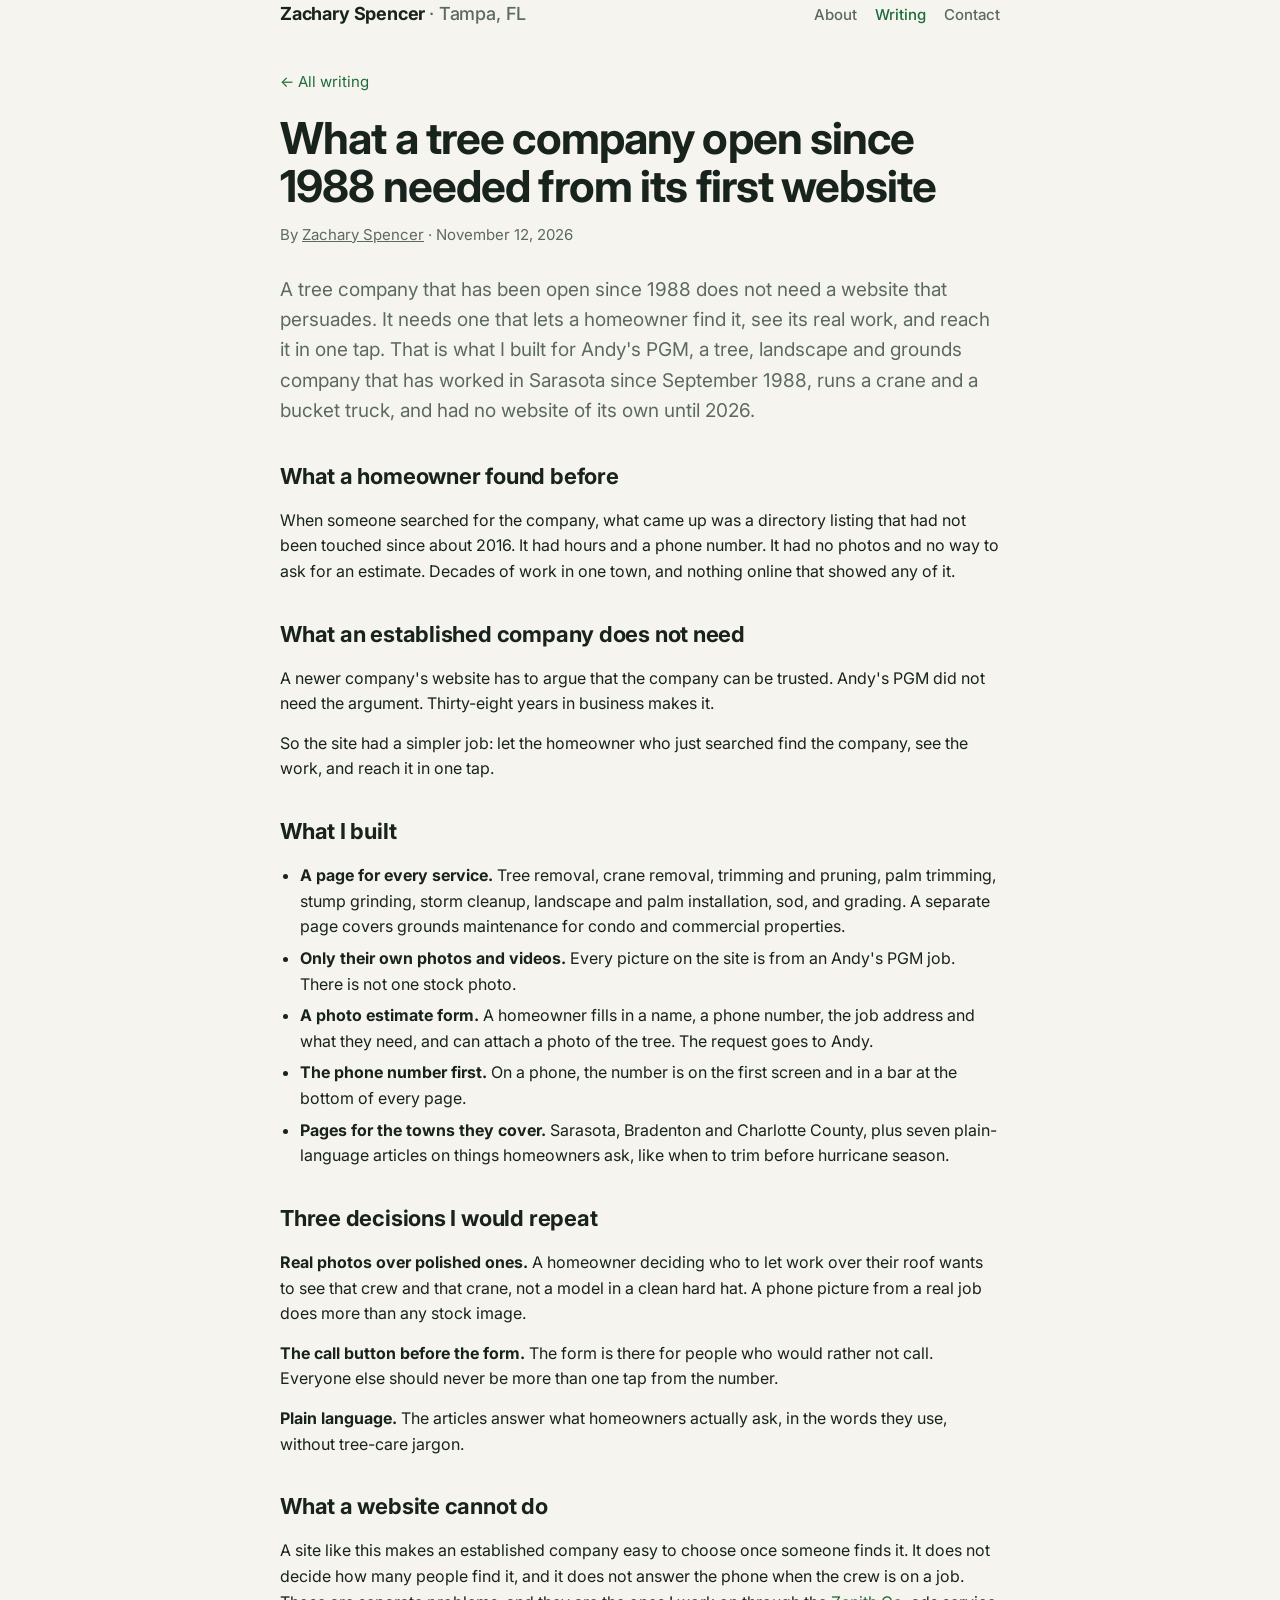
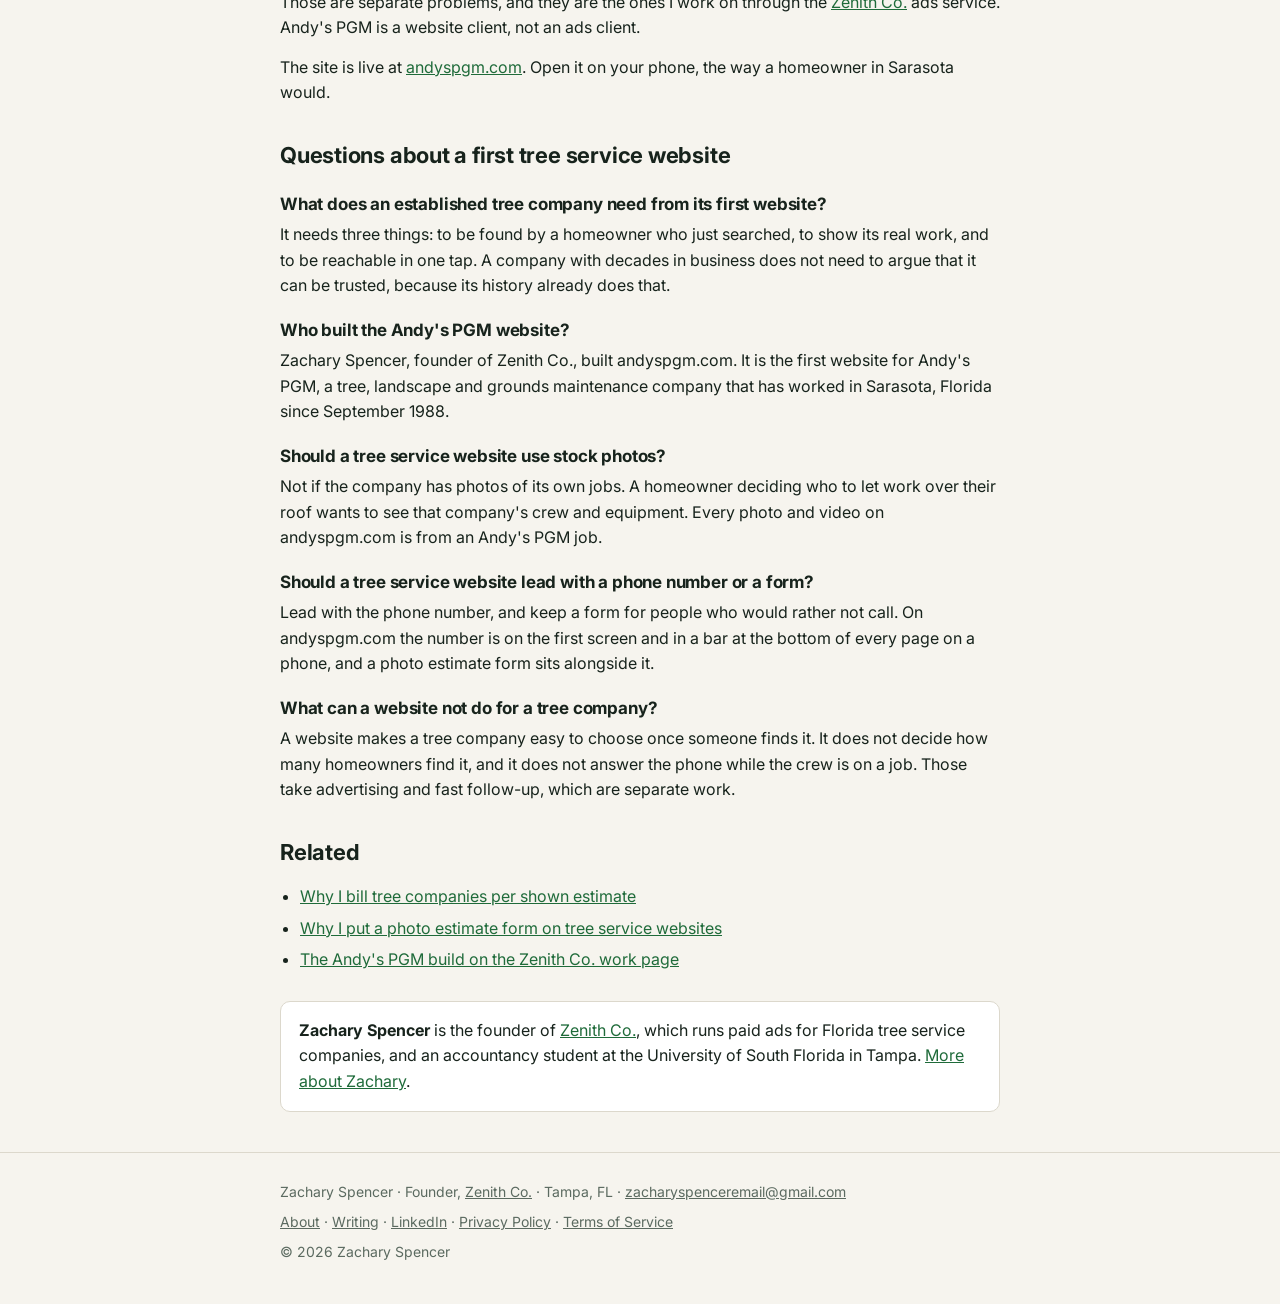
<file: writing/first-website-for-a-1988-tree-company/index.html>
<!DOCTYPE html>
<html lang="en">
<head>
<meta charset="utf-8">
<meta name="viewport" content="width=device-width, initial-scale=1">
<title>What a tree company open since 1988 needed from its first website | Zachary Spencer</title>
<meta name="description" content="Zachary Spencer on building the first website for Andy's PGM, a Sarasota tree company in business since 1988: real photos and the phone number first.">
<link rel="canonical" href="https://zacharyspencer.dev/writing/first-website-for-a-1988-tree-company/">
<meta name="author" content="Zachary Spencer">
<meta name="theme-color" content="#14281d">
<meta property="og:type" content="article">
<meta property="og:site_name" content="Zachary Spencer">
<meta property="og:title" content="What a tree company open since 1988 needed from its first website | Zachary Spencer">
<meta property="og:description" content="Zachary Spencer on building the first website for Andy's PGM, a Sarasota tree company in business since 1988: real photos and the phone number first.">
<meta property="og:url" content="https://zacharyspencer.dev/writing/first-website-for-a-1988-tree-company/">
<meta property="og:image" content="https://zacharyspencer.dev/assets/zachary-spencer-share.png">
<meta property="og:image:width" content="1200">
<meta property="og:image:height" content="630">
<meta property="og:image:alt" content="Zachary Spencer, founder of Zenith Co. Paid ads for Florida tree service companies.">
<meta property="article:published_time" content="2026-11-12">
<meta property="article:author" content="https://zacharyspencer.dev/about/">
<meta name="twitter:card" content="summary_large_image">
<meta name="twitter:title" content="What a tree company open since 1988 needed from its first website | Zachary Spencer">
<meta name="twitter:description" content="Zachary Spencer on building the first website for Andy's PGM, a Sarasota tree company in business since 1988: real photos and the phone number first.">
<meta name="twitter:image" content="https://zacharyspencer.dev/assets/zachary-spencer-share.png">
<link rel="icon" href="/favicon.svg" type="image/svg+xml">
<link rel="preconnect" href="https://fonts.googleapis.com">
<link href="https://fonts.googleapis.com/css2?family=Inter:wght@400;500;600;700&display=swap" rel="stylesheet">
<link rel="stylesheet" href="/assets/pages.css">
<script type="application/ld+json">
{
  "@context": "https://schema.org",
  "@graph": [
    {
      "@type": "BlogPosting",
      "@id": "https://zacharyspencer.dev/writing/first-website-for-a-1988-tree-company/#post",
      "headline": "What a tree company open since 1988 needed from its first website",
      "description": "Zachary Spencer on building the first website for Andy's PGM, a Sarasota tree company in business since 1988: real photos and the phone number first.",
      "url": "https://zacharyspencer.dev/writing/first-website-for-a-1988-tree-company/",
      "mainEntityOfPage": "https://zacharyspencer.dev/writing/first-website-for-a-1988-tree-company/",
      "datePublished": "2026-11-12",
      "dateModified": "2026-11-12",
      "inLanguage": "en-US",
      "image": "https://zacharyspencer.dev/assets/zachary-spencer-share.png",
      "author": {
        "@type": "Person",
        "@id": "https://zacharyspencer.dev/#person",
        "name": "Zachary Spencer",
        "url": "https://zacharyspencer.dev/about/"
      },
      "publisher": {
        "@type": "Person",
        "@id": "https://zacharyspencer.dev/#person",
        "name": "Zachary Spencer",
        "url": "https://zacharyspencer.dev/about/"
      },
      "isPartOf": {
        "@id": "https://zacharyspencer.dev/#website"
      }
    },
    {
      "@type": "BreadcrumbList",
      "itemListElement": [
        {
          "@type": "ListItem",
          "position": 1,
          "name": "Home",
          "item": "https://zacharyspencer.dev/"
        },
        {
          "@type": "ListItem",
          "position": 2,
          "name": "Writing",
          "item": "https://zacharyspencer.dev/writing/"
        },
        {
          "@type": "ListItem",
          "position": 3,
          "name": "What a tree company open since 1988 needed from its first website",
          "item": "https://zacharyspencer.dev/writing/first-website-for-a-1988-tree-company/"
        }
      ]
    },
    {
      "@type": "FAQPage",
      "@id": "https://zacharyspencer.dev/writing/first-website-for-a-1988-tree-company/#faq",
      "mainEntity": [
        {
          "@type": "Question",
          "name": "What does an established tree company need from its first website?",
          "acceptedAnswer": {
            "@type": "Answer",
            "text": "It needs three things: to be found by a homeowner who just searched, to show its real work, and to be reachable in one tap. A company with decades in business does not need to argue that it can be trusted, because its history already does that."
          }
        },
        {
          "@type": "Question",
          "name": "Who built the Andy's PGM website?",
          "acceptedAnswer": {
            "@type": "Answer",
            "text": "Zachary Spencer, founder of Zenith Co., built andyspgm.com. It is the first website for Andy's PGM, a tree, landscape and grounds maintenance company that has worked in Sarasota, Florida since September 1988."
          }
        },
        {
          "@type": "Question",
          "name": "Should a tree service website use stock photos?",
          "acceptedAnswer": {
            "@type": "Answer",
            "text": "Not if the company has photos of its own jobs. A homeowner deciding who to let work over their roof wants to see that company's crew and equipment. Every photo and video on andyspgm.com is from an Andy's PGM job."
          }
        },
        {
          "@type": "Question",
          "name": "Should a tree service website lead with a phone number or a form?",
          "acceptedAnswer": {
            "@type": "Answer",
            "text": "Lead with the phone number, and keep a form for people who would rather not call. On andyspgm.com the number is on the first screen and in a bar at the bottom of every page on a phone, and a photo estimate form sits alongside it."
          }
        },
        {
          "@type": "Question",
          "name": "What can a website not do for a tree company?",
          "acceptedAnswer": {
            "@type": "Answer",
            "text": "A website makes a tree company easy to choose once someone finds it. It does not decide how many homeowners find it, and it does not answer the phone while the crew is on a job. Those take advertising and fast follow-up, which are separate work."
          }
        }
      ]
    }
  ]
}
</script>
</head>
<body>
<header class="wrap site-head">
  <a class="name" href="/">Zachary Spencer <span>· Tampa, FL</span></a>
  <nav aria-label="Site">
    <a href="/about/">About</a>
    <a href="/writing/" aria-current="page">Writing</a>
    <a href="/#contact">Contact</a>
  </nav>
</header>

<main class="wrap">
<article class="page">
  <a class="back" href="/writing/">← All writing</a>
  <h1>What a tree company open since 1988 needed from its first website</h1>
  <p class="byline">By <a href="/about/" rel="author">Zachary Spencer</a> · <time datetime="2026-11-12">November 12, 2026</time></p>

  <p class="lead">A tree company that has been open since 1988 does not need a website that persuades. It needs one that lets a homeowner find it, see its real work, and reach it in one tap. That is what I built for Andy's PGM, a tree, landscape and grounds company that has worked in Sarasota since September 1988, runs a crane and a bucket truck, and had no website of its own until 2026.</p>

  <h2>What a homeowner found before</h2>
  <p>When someone searched for the company, what came up was a directory listing that had not been touched since about 2016. It had hours and a phone number. It had no photos and no way to ask for an estimate. Decades of work in one town, and nothing online that showed any of it.</p>

  <h2>What an established company does not need</h2>
  <p>A newer company's website has to argue that the company can be trusted. Andy's PGM did not need the argument. Thirty-eight years in business makes it.</p>
  <p>So the site had a simpler job: let the homeowner who just searched find the company, see the work, and reach it in one tap.</p>

  <h2>What I built</h2>
  <ul>
    <li><strong>A page for every service.</strong> Tree removal, crane removal, trimming and pruning, palm trimming, stump grinding, storm cleanup, landscape and palm installation, sod, and grading. A separate page covers grounds maintenance for condo and commercial properties.</li>
    <li><strong>Only their own photos and videos.</strong> Every picture on the site is from an Andy's PGM job. There is not one stock photo.</li>
    <li><strong>A photo estimate form.</strong> A homeowner fills in a name, a phone number, the job address and what they need, and can attach a photo of the tree. The request goes to Andy.</li>
    <li><strong>The phone number first.</strong> On a phone, the number is on the first screen and in a bar at the bottom of every page.</li>
    <li><strong>Pages for the towns they cover.</strong> Sarasota, Bradenton and Charlotte County, plus seven plain-language articles on things homeowners ask, like when to trim before hurricane season.</li>
  </ul>

  <h2>Three decisions I would repeat</h2>
  <p><strong>Real photos over polished ones.</strong> A homeowner deciding who to let work over their roof wants to see that crew and that crane, not a model in a clean hard hat. A phone picture from a real job does more than any stock image.</p>
  <p><strong>The call button before the form.</strong> The form is there for people who would rather not call. Everyone else should never be more than one tap from the number.</p>
  <p><strong>Plain language.</strong> The articles answer what homeowners actually ask, in the words they use, without tree-care jargon.</p>

  <h2>What a website cannot do</h2>
  <p>A site like this makes an established company easy to choose once someone finds it. It does not decide how many people find it, and it does not answer the phone when the crew is on a job. Those are separate problems, and they are the ones I work on through the <a href="https://zenithcomarketing.com">Zenith Co.</a> ads service. Andy's PGM is a website client, not an ads client.</p>
  <p>The site is live at <a href="https://andyspgm.com" rel="noopener">andyspgm.com</a>. Open it on your phone, the way a homeowner in Sarasota would.</p>

  <section class="faq" id="faq">
    <h2>Questions about a first tree service website</h2>
    <h3>What does an established tree company need from its first website?</h3>
    <p>It needs three things: to be found by a homeowner who just searched, to show its real work, and to be reachable in one tap. A company with decades in business does not need to argue that it can be trusted, because its history already does that.</p>
    <h3>Who built the Andy's PGM website?</h3>
    <p>Zachary Spencer, founder of Zenith Co., built andyspgm.com. It is the first website for Andy's PGM, a tree, landscape and grounds maintenance company that has worked in Sarasota, Florida since September 1988.</p>
    <h3>Should a tree service website use stock photos?</h3>
    <p>Not if the company has photos of its own jobs. A homeowner deciding who to let work over their roof wants to see that company's crew and equipment. Every photo and video on andyspgm.com is from an Andy's PGM job.</p>
    <h3>Should a tree service website lead with a phone number or a form?</h3>
    <p>Lead with the phone number, and keep a form for people who would rather not call. On andyspgm.com the number is on the first screen and in a bar at the bottom of every page on a phone, and a photo estimate form sits alongside it.</p>
    <h3>What can a website not do for a tree company?</h3>
    <p>A website makes a tree company easy to choose once someone finds it. It does not decide how many homeowners find it, and it does not answer the phone while the crew is on a job. Those take advertising and fast follow-up, which are separate work.</p>
  </section>

  <section class="related">
    <h2>Related</h2>
    <ul>
      <li><a href="/writing/why-i-bill-per-shown-estimate/">Why I bill tree companies per shown estimate</a></li>
      <li><a href="/writing/photo-estimate-forms/">Why I put a photo estimate form on tree service websites</a></li>
      <li><a href="https://zenithcomarketing.com/work/andys-pgm/">The Andy's PGM build on the Zenith Co. work page</a></li>
    </ul>
  </section>

  <div class="note">
    <p><strong>Zachary Spencer</strong> is the founder of <a href="https://zenithcomarketing.com">Zenith Co.</a>, which runs paid ads for Florida tree service companies, and an accountancy student at the University of South Florida in Tampa. <a href="/about/">More about Zachary</a>.</p>
  </div>
</article>
</main>

<footer>
  <div class="wrap">
    <div>Zachary Spencer · Founder, <a href="https://zenithcomarketing.com">Zenith Co.</a> · Tampa, FL · <a href="mailto:zacharyspenceremail@gmail.com">zacharyspenceremail@gmail.com</a></div>
    <div class="legal"><a href="/about/">About</a> · <a href="/writing/">Writing</a> · <a href="https://www.linkedin.com/in/zachary-spencer-usf/" rel="me">LinkedIn</a> · <a href="/privacy.html">Privacy Policy</a> · <a href="/terms.html">Terms of Service</a></div>
    <div class="legal">© 2026 Zachary Spencer</div>
  </div>
  <script src="https://widgets.leadconnectorhq.com/loader.js" data-resources-url="https://widgets.leadconnectorhq.com/chat-widget/loader.js" data-widget-id="6adf9d556118072e0e9b12c1" data-source="WEB_USER"></script>
</footer>
</body>
</html>
</file>
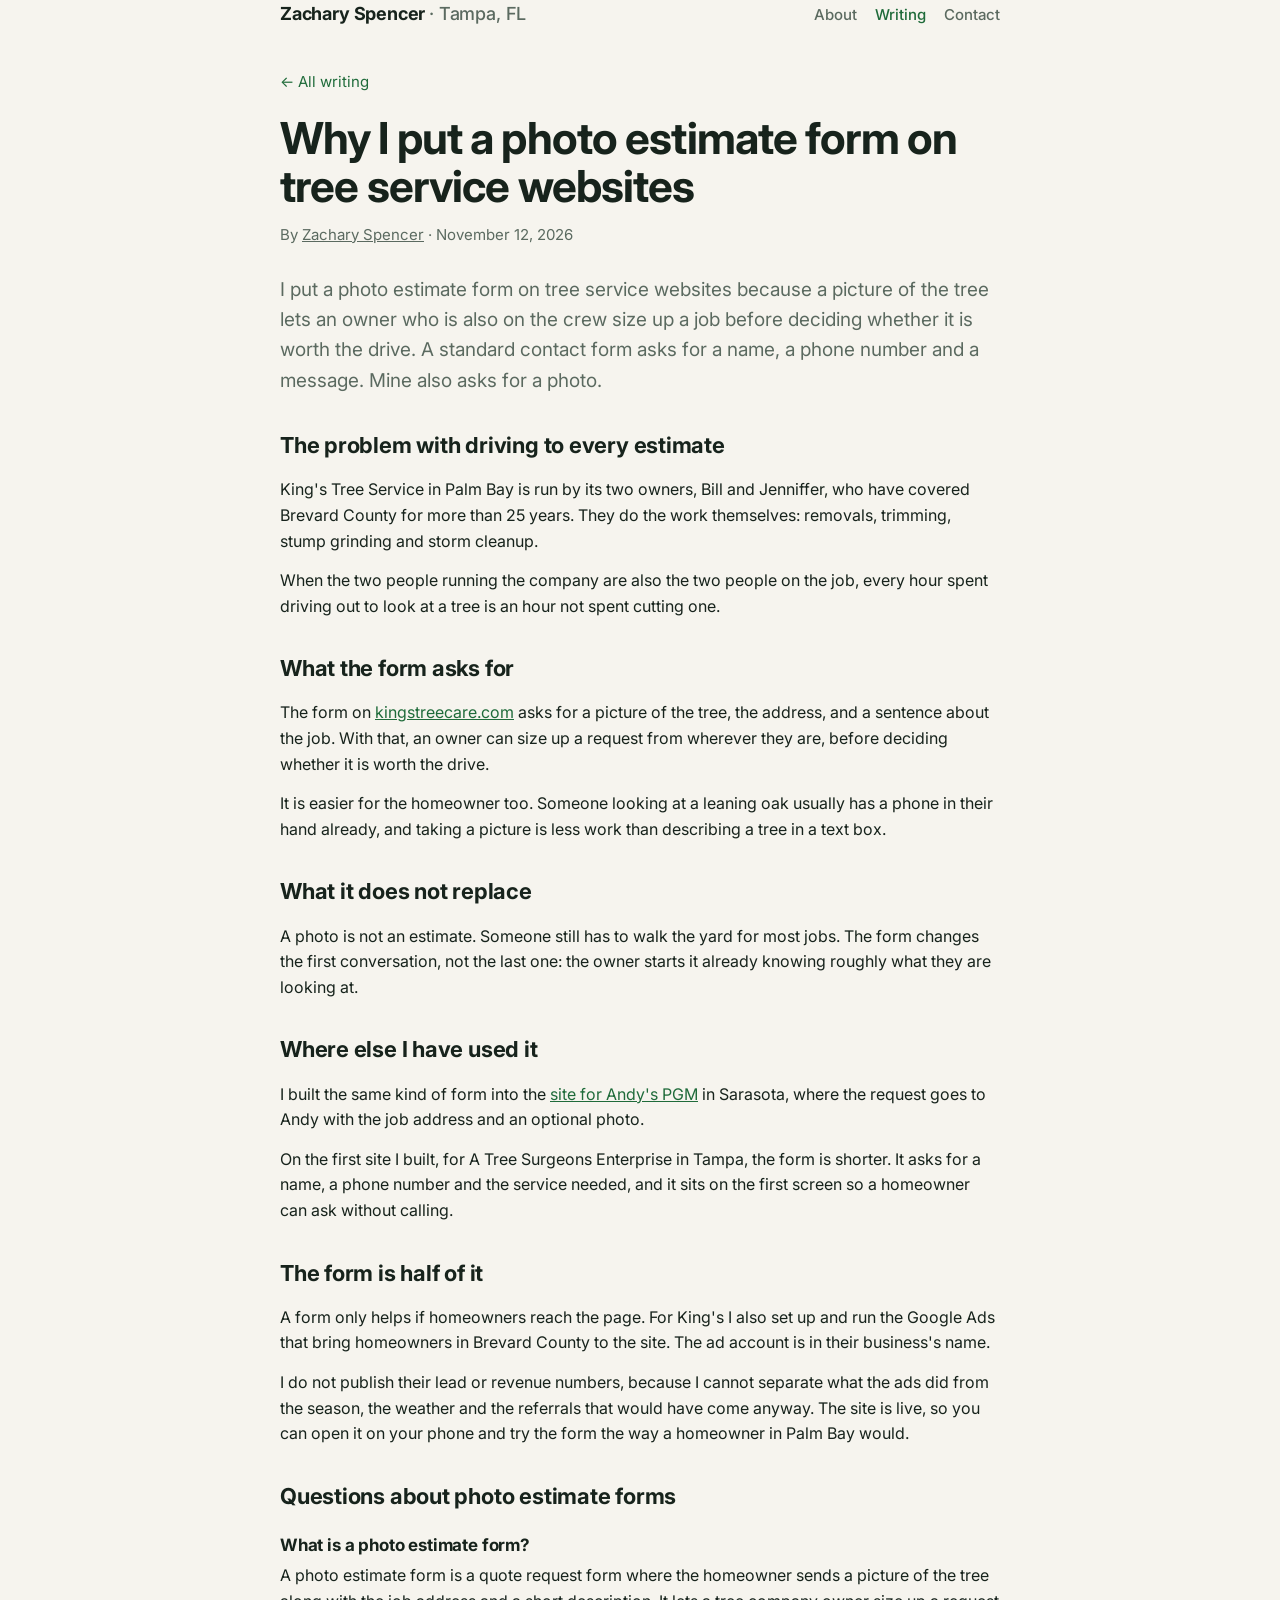
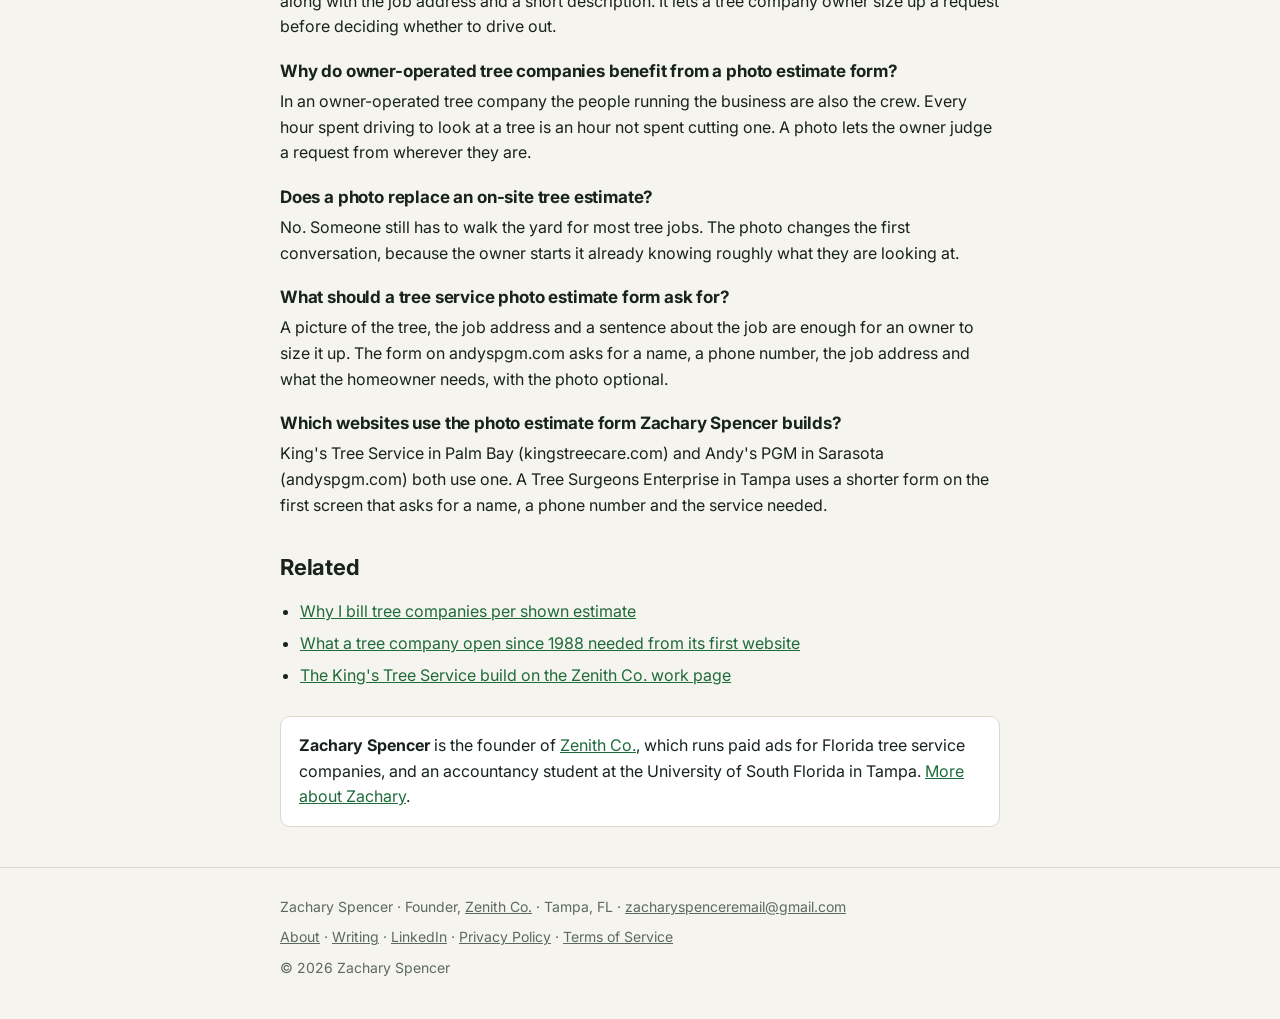
<file: writing/photo-estimate-forms/index.html>
<!DOCTYPE html>
<html lang="en">
<head>
<meta charset="utf-8">
<meta name="viewport" content="width=device-width, initial-scale=1">
<title>Why I put a photo estimate form on tree service websites | Zachary Spencer</title>
<meta name="description" content="Zachary Spencer on the photo estimate form he builds into tree service websites, and how it saves an owner-operator a drive, from the King's Tree Service build in Palm Bay.">
<link rel="canonical" href="https://zacharyspencer.dev/writing/photo-estimate-forms/">
<meta name="author" content="Zachary Spencer">
<meta name="theme-color" content="#14281d">
<meta property="og:type" content="article">
<meta property="og:site_name" content="Zachary Spencer">
<meta property="og:title" content="Why I put a photo estimate form on tree service websites | Zachary Spencer">
<meta property="og:description" content="Zachary Spencer on the photo estimate form he builds into tree service websites, and how it saves an owner-operator a drive, from the King's Tree Service build in Palm Bay.">
<meta property="og:url" content="https://zacharyspencer.dev/writing/photo-estimate-forms/">
<meta property="og:image" content="https://zacharyspencer.dev/assets/zachary-spencer-share.png">
<meta property="og:image:width" content="1200">
<meta property="og:image:height" content="630">
<meta property="og:image:alt" content="Zachary Spencer, founder of Zenith Co. Paid ads for Florida tree service companies.">
<meta property="article:published_time" content="2026-11-12">
<meta property="article:author" content="https://zacharyspencer.dev/about/">
<meta name="twitter:card" content="summary_large_image">
<meta name="twitter:title" content="Why I put a photo estimate form on tree service websites | Zachary Spencer">
<meta name="twitter:description" content="Zachary Spencer on the photo estimate form he builds into tree service websites, and how it saves an owner-operator a drive, from the King's Tree Service build in Palm Bay.">
<meta name="twitter:image" content="https://zacharyspencer.dev/assets/zachary-spencer-share.png">
<link rel="icon" href="/favicon.svg" type="image/svg+xml">
<link rel="preconnect" href="https://fonts.googleapis.com">
<link href="https://fonts.googleapis.com/css2?family=Inter:wght@400;500;600;700&display=swap" rel="stylesheet">
<link rel="stylesheet" href="/assets/pages.css">
<script type="application/ld+json">
{
  "@context": "https://schema.org",
  "@graph": [
    {
      "@type": "BlogPosting",
      "@id": "https://zacharyspencer.dev/writing/photo-estimate-forms/#post",
      "headline": "Why I put a photo estimate form on tree service websites",
      "description": "Zachary Spencer on the photo estimate form he builds into tree service websites, and how it saves an owner-operator a drive, from the King's Tree Service build in Palm Bay.",
      "url": "https://zacharyspencer.dev/writing/photo-estimate-forms/",
      "mainEntityOfPage": "https://zacharyspencer.dev/writing/photo-estimate-forms/",
      "datePublished": "2026-11-12",
      "dateModified": "2026-11-12",
      "inLanguage": "en-US",
      "image": "https://zacharyspencer.dev/assets/zachary-spencer-share.png",
      "author": {
        "@type": "Person",
        "@id": "https://zacharyspencer.dev/#person",
        "name": "Zachary Spencer",
        "url": "https://zacharyspencer.dev/about/"
      },
      "publisher": {
        "@type": "Person",
        "@id": "https://zacharyspencer.dev/#person",
        "name": "Zachary Spencer",
        "url": "https://zacharyspencer.dev/about/"
      },
      "isPartOf": {
        "@id": "https://zacharyspencer.dev/#website"
      }
    },
    {
      "@type": "BreadcrumbList",
      "itemListElement": [
        {
          "@type": "ListItem",
          "position": 1,
          "name": "Home",
          "item": "https://zacharyspencer.dev/"
        },
        {
          "@type": "ListItem",
          "position": 2,
          "name": "Writing",
          "item": "https://zacharyspencer.dev/writing/"
        },
        {
          "@type": "ListItem",
          "position": 3,
          "name": "Why I put a photo estimate form on tree service websites",
          "item": "https://zacharyspencer.dev/writing/photo-estimate-forms/"
        }
      ]
    },
    {
      "@type": "FAQPage",
      "@id": "https://zacharyspencer.dev/writing/photo-estimate-forms/#faq",
      "mainEntity": [
        {
          "@type": "Question",
          "name": "What is a photo estimate form?",
          "acceptedAnswer": {
            "@type": "Answer",
            "text": "A photo estimate form is a quote request form where the homeowner sends a picture of the tree along with the job address and a short description. It lets a tree company owner size up a request before deciding whether to drive out."
          }
        },
        {
          "@type": "Question",
          "name": "Why do owner-operated tree companies benefit from a photo estimate form?",
          "acceptedAnswer": {
            "@type": "Answer",
            "text": "In an owner-operated tree company the people running the business are also the crew. Every hour spent driving to look at a tree is an hour not spent cutting one. A photo lets the owner judge a request from wherever they are."
          }
        },
        {
          "@type": "Question",
          "name": "Does a photo replace an on-site tree estimate?",
          "acceptedAnswer": {
            "@type": "Answer",
            "text": "No. Someone still has to walk the yard for most tree jobs. The photo changes the first conversation, because the owner starts it already knowing roughly what they are looking at."
          }
        },
        {
          "@type": "Question",
          "name": "What should a tree service photo estimate form ask for?",
          "acceptedAnswer": {
            "@type": "Answer",
            "text": "A picture of the tree, the job address and a sentence about the job are enough for an owner to size it up. The form on andyspgm.com asks for a name, a phone number, the job address and what the homeowner needs, with the photo optional."
          }
        },
        {
          "@type": "Question",
          "name": "Which websites use the photo estimate form Zachary Spencer builds?",
          "acceptedAnswer": {
            "@type": "Answer",
            "text": "King's Tree Service in Palm Bay (kingstreecare.com) and Andy's PGM in Sarasota (andyspgm.com) both use one. A Tree Surgeons Enterprise in Tampa uses a shorter form on the first screen that asks for a name, a phone number and the service needed."
          }
        }
      ]
    }
  ]
}
</script>
</head>
<body>
<header class="wrap site-head">
  <a class="name" href="/">Zachary Spencer <span>· Tampa, FL</span></a>
  <nav aria-label="Site">
    <a href="/about/">About</a>
    <a href="/writing/" aria-current="page">Writing</a>
    <a href="/#contact">Contact</a>
  </nav>
</header>

<main class="wrap">
<article class="page">
  <a class="back" href="/writing/">← All writing</a>
  <h1>Why I put a photo estimate form on tree service websites</h1>
  <p class="byline">By <a href="/about/" rel="author">Zachary Spencer</a> · <time datetime="2026-11-12">November 12, 2026</time></p>

  <p class="lead">I put a photo estimate form on tree service websites because a picture of the tree lets an owner who is also on the crew size up a job before deciding whether it is worth the drive. A standard contact form asks for a name, a phone number and a message. Mine also asks for a photo.</p>

  <h2>The problem with driving to every estimate</h2>
  <p>King's Tree Service in Palm Bay is run by its two owners, Bill and Jenniffer, who have covered Brevard County for more than 25 years. They do the work themselves: removals, trimming, stump grinding and storm cleanup.</p>
  <p>When the two people running the company are also the two people on the job, every hour spent driving out to look at a tree is an hour not spent cutting one.</p>

  <h2>What the form asks for</h2>
  <p>The form on <a href="https://kingstreecare.com" rel="noopener">kingstreecare.com</a> asks for a picture of the tree, the address, and a sentence about the job. With that, an owner can size up a request from wherever they are, before deciding whether it is worth the drive.</p>
  <p>It is easier for the homeowner too. Someone looking at a leaning oak usually has a phone in their hand already, and taking a picture is less work than describing a tree in a text box.</p>

  <h2>What it does not replace</h2>
  <p>A photo is not an estimate. Someone still has to walk the yard for most jobs. The form changes the first conversation, not the last one: the owner starts it already knowing roughly what they are looking at.</p>

  <h2>Where else I have used it</h2>
  <p>I built the same kind of form into the <a href="/writing/first-website-for-a-1988-tree-company/">site for Andy's PGM</a> in Sarasota, where the request goes to Andy with the job address and an optional photo.</p>
  <p>On the first site I built, for A Tree Surgeons Enterprise in Tampa, the form is shorter. It asks for a name, a phone number and the service needed, and it sits on the first screen so a homeowner can ask without calling.</p>

  <h2>The form is half of it</h2>
  <p>A form only helps if homeowners reach the page. For King's I also set up and run the Google Ads that bring homeowners in Brevard County to the site. The ad account is in their business's name.</p>
  <p>I do not publish their lead or revenue numbers, because I cannot separate what the ads did from the season, the weather and the referrals that would have come anyway. The site is live, so you can open it on your phone and try the form the way a homeowner in Palm Bay would.</p>

  <section class="faq" id="faq">
    <h2>Questions about photo estimate forms</h2>
    <h3>What is a photo estimate form?</h3>
    <p>A photo estimate form is a quote request form where the homeowner sends a picture of the tree along with the job address and a short description. It lets a tree company owner size up a request before deciding whether to drive out.</p>
    <h3>Why do owner-operated tree companies benefit from a photo estimate form?</h3>
    <p>In an owner-operated tree company the people running the business are also the crew. Every hour spent driving to look at a tree is an hour not spent cutting one. A photo lets the owner judge a request from wherever they are.</p>
    <h3>Does a photo replace an on-site tree estimate?</h3>
    <p>No. Someone still has to walk the yard for most tree jobs. The photo changes the first conversation, because the owner starts it already knowing roughly what they are looking at.</p>
    <h3>What should a tree service photo estimate form ask for?</h3>
    <p>A picture of the tree, the job address and a sentence about the job are enough for an owner to size it up. The form on andyspgm.com asks for a name, a phone number, the job address and what the homeowner needs, with the photo optional.</p>
    <h3>Which websites use the photo estimate form Zachary Spencer builds?</h3>
    <p>King's Tree Service in Palm Bay (kingstreecare.com) and Andy's PGM in Sarasota (andyspgm.com) both use one. A Tree Surgeons Enterprise in Tampa uses a shorter form on the first screen that asks for a name, a phone number and the service needed.</p>
  </section>

  <section class="related">
    <h2>Related</h2>
    <ul>
      <li><a href="/writing/why-i-bill-per-shown-estimate/">Why I bill tree companies per shown estimate</a></li>
      <li><a href="/writing/first-website-for-a-1988-tree-company/">What a tree company open since 1988 needed from its first website</a></li>
      <li><a href="https://zenithcomarketing.com/work/kings-tree-service/">The King's Tree Service build on the Zenith Co. work page</a></li>
    </ul>
  </section>

  <div class="note">
    <p><strong>Zachary Spencer</strong> is the founder of <a href="https://zenithcomarketing.com">Zenith Co.</a>, which runs paid ads for Florida tree service companies, and an accountancy student at the University of South Florida in Tampa. <a href="/about/">More about Zachary</a>.</p>
  </div>
</article>
</main>

<footer>
  <div class="wrap">
    <div>Zachary Spencer · Founder, <a href="https://zenithcomarketing.com">Zenith Co.</a> · Tampa, FL · <a href="mailto:zacharyspenceremail@gmail.com">zacharyspenceremail@gmail.com</a></div>
    <div class="legal"><a href="/about/">About</a> · <a href="/writing/">Writing</a> · <a href="https://www.linkedin.com/in/zachary-spencer-usf/" rel="me">LinkedIn</a> · <a href="/privacy.html">Privacy Policy</a> · <a href="/terms.html">Terms of Service</a></div>
    <div class="legal">© 2026 Zachary Spencer</div>
  </div>
  <script src="https://widgets.leadconnectorhq.com/loader.js" data-resources-url="https://widgets.leadconnectorhq.com/chat-widget/loader.js" data-widget-id="6adf9d556118072e0e9b12c1" data-source="WEB_USER"></script>
</footer>
</body>
</html>
</file>
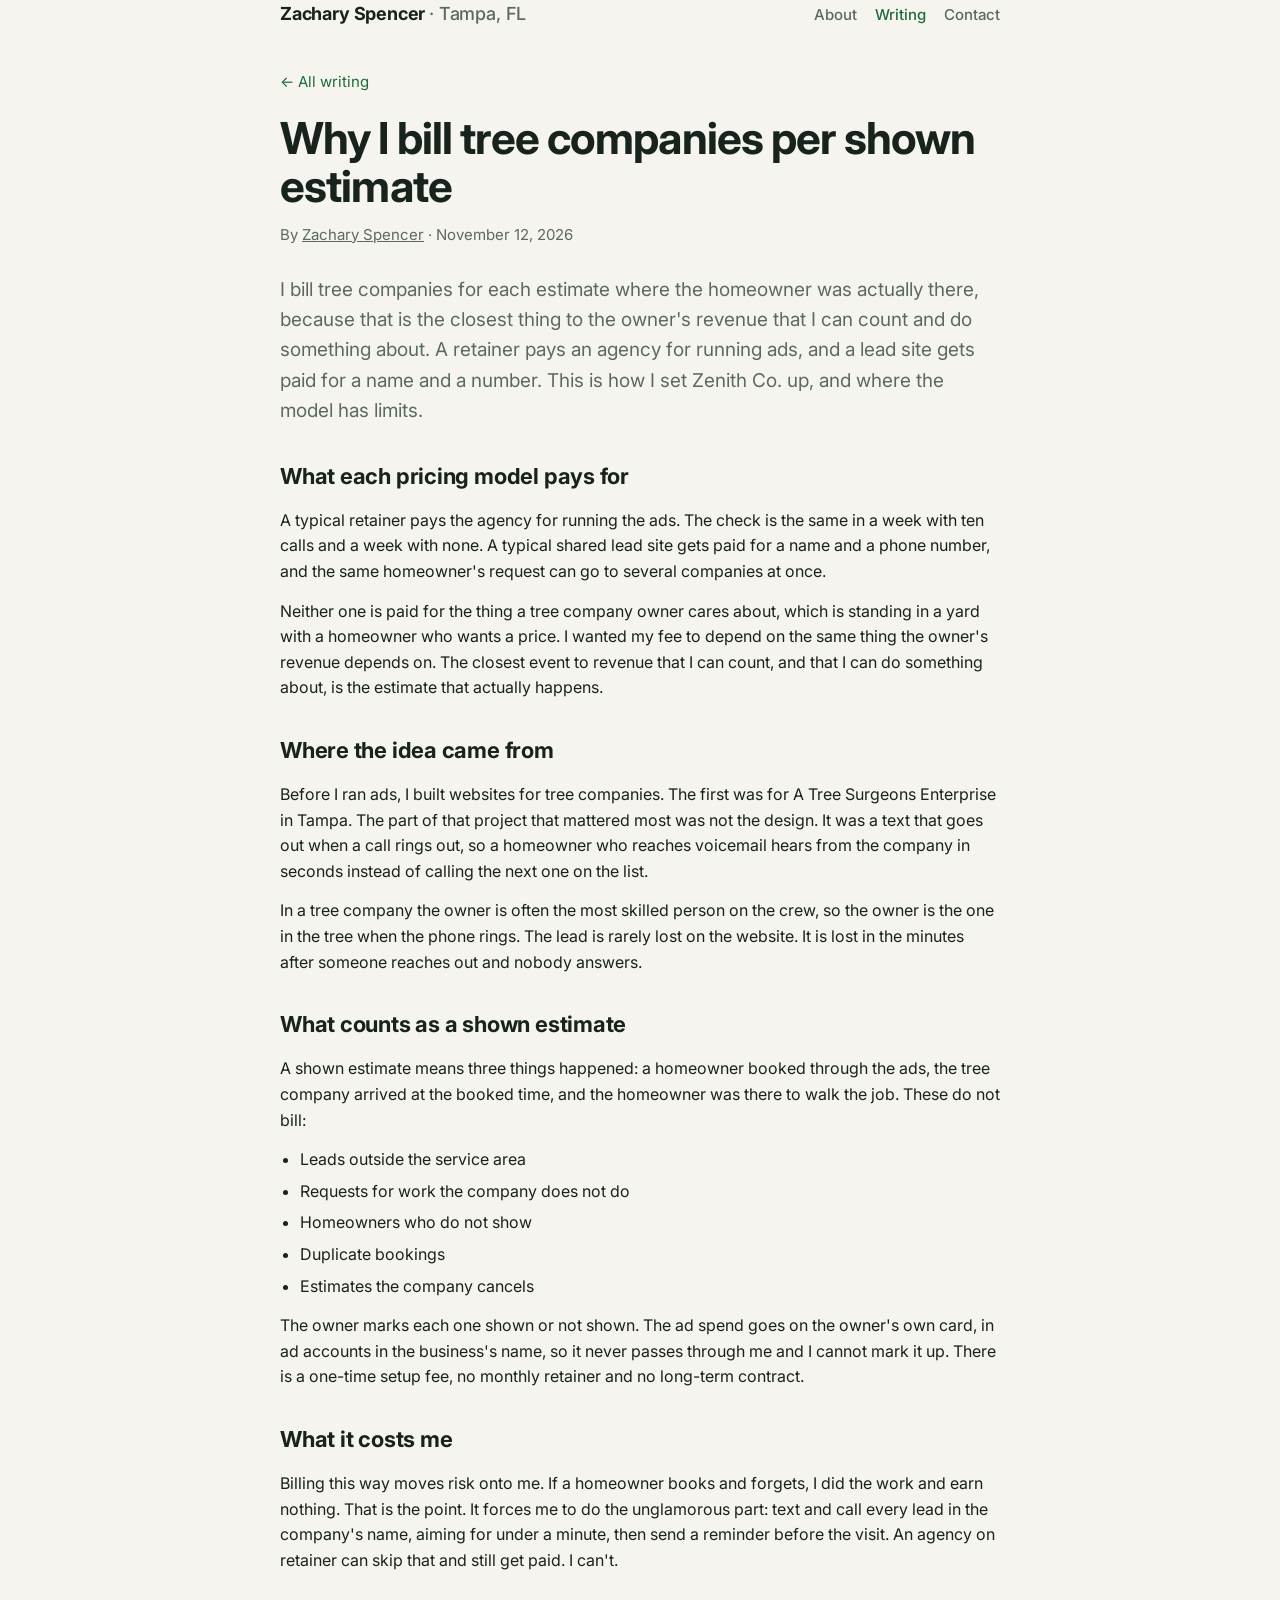
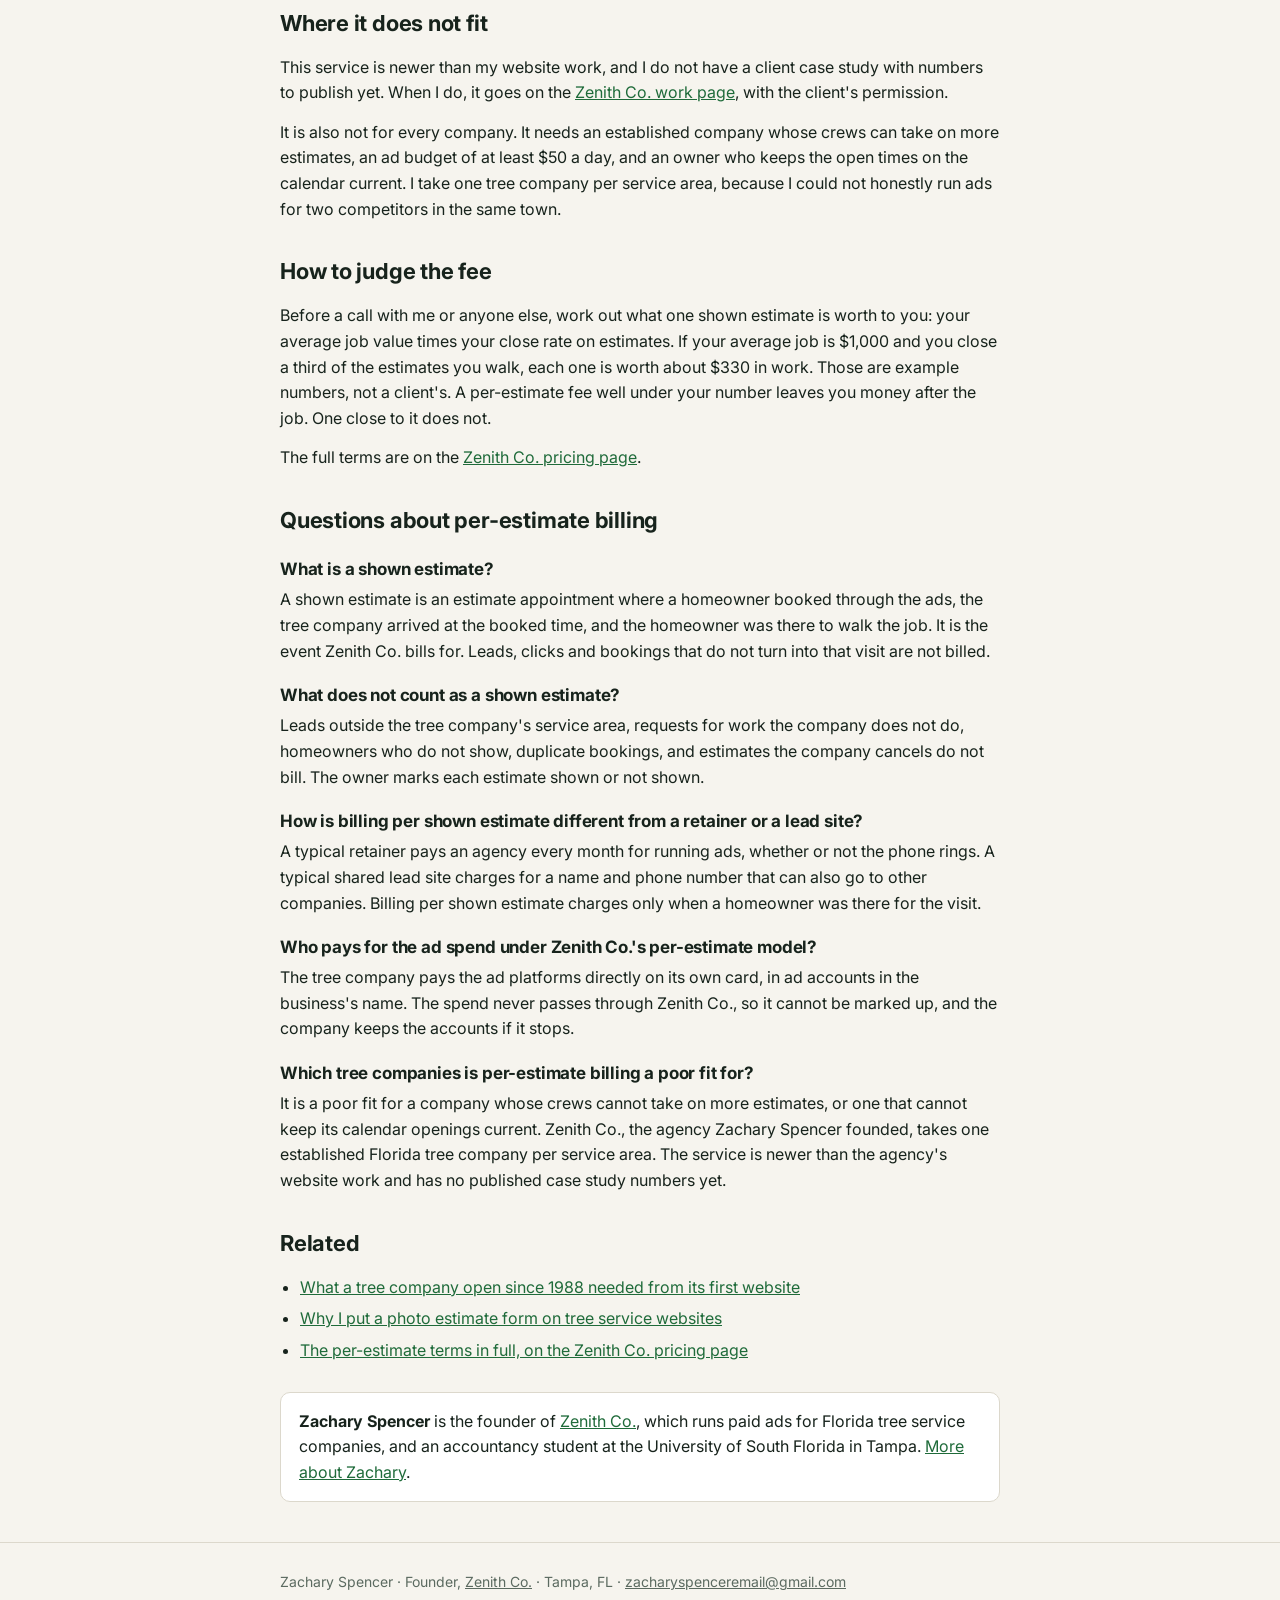
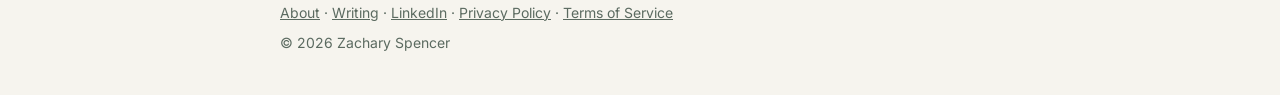
<file: writing/why-i-bill-per-shown-estimate/index.html>
<!DOCTYPE html>
<html lang="en">
<head>
<meta charset="utf-8">
<meta name="viewport" content="width=device-width, initial-scale=1">
<title>Why I bill tree companies per shown estimate | Zachary Spencer</title>
<meta name="description" content="Zachary Spencer, founder of Zenith Co., on what a retainer, a lead site and a per-estimate fee each get paid for, and where the per-estimate model has limits.">
<link rel="canonical" href="https://zacharyspencer.dev/writing/why-i-bill-per-shown-estimate/">
<meta name="author" content="Zachary Spencer">
<meta name="theme-color" content="#14281d">
<meta property="og:type" content="article">
<meta property="og:site_name" content="Zachary Spencer">
<meta property="og:title" content="Why I bill tree companies per shown estimate | Zachary Spencer">
<meta property="og:description" content="Zachary Spencer, founder of Zenith Co., on what a retainer, a lead site and a per-estimate fee each get paid for, and where the per-estimate model has limits.">
<meta property="og:url" content="https://zacharyspencer.dev/writing/why-i-bill-per-shown-estimate/">
<meta property="og:image" content="https://zacharyspencer.dev/assets/zachary-spencer-share.png">
<meta property="og:image:width" content="1200">
<meta property="og:image:height" content="630">
<meta property="og:image:alt" content="Zachary Spencer, founder of Zenith Co. Paid ads for Florida tree service companies.">
<meta property="article:published_time" content="2026-11-12">
<meta property="article:author" content="https://zacharyspencer.dev/about/">
<meta name="twitter:card" content="summary_large_image">
<meta name="twitter:title" content="Why I bill tree companies per shown estimate | Zachary Spencer">
<meta name="twitter:description" content="Zachary Spencer, founder of Zenith Co., on what a retainer, a lead site and a per-estimate fee each get paid for, and where the per-estimate model has limits.">
<meta name="twitter:image" content="https://zacharyspencer.dev/assets/zachary-spencer-share.png">
<link rel="icon" href="/favicon.svg" type="image/svg+xml">
<link rel="preconnect" href="https://fonts.googleapis.com">
<link href="https://fonts.googleapis.com/css2?family=Inter:wght@400;500;600;700&display=swap" rel="stylesheet">
<link rel="stylesheet" href="/assets/pages.css">
<script type="application/ld+json">
{
  "@context": "https://schema.org",
  "@graph": [
    {
      "@type": "BlogPosting",
      "@id": "https://zacharyspencer.dev/writing/why-i-bill-per-shown-estimate/#post",
      "headline": "Why I bill tree companies per shown estimate",
      "description": "Zachary Spencer, founder of Zenith Co., on what a retainer, a lead site and a per-estimate fee each get paid for, and where the per-estimate model has limits.",
      "url": "https://zacharyspencer.dev/writing/why-i-bill-per-shown-estimate/",
      "mainEntityOfPage": "https://zacharyspencer.dev/writing/why-i-bill-per-shown-estimate/",
      "datePublished": "2026-11-12",
      "dateModified": "2026-11-12",
      "inLanguage": "en-US",
      "image": "https://zacharyspencer.dev/assets/zachary-spencer-share.png",
      "author": {
        "@type": "Person",
        "@id": "https://zacharyspencer.dev/#person",
        "name": "Zachary Spencer",
        "url": "https://zacharyspencer.dev/about/"
      },
      "publisher": {
        "@type": "Person",
        "@id": "https://zacharyspencer.dev/#person",
        "name": "Zachary Spencer",
        "url": "https://zacharyspencer.dev/about/"
      },
      "isPartOf": {
        "@id": "https://zacharyspencer.dev/#website"
      }
    },
    {
      "@type": "BreadcrumbList",
      "itemListElement": [
        {
          "@type": "ListItem",
          "position": 1,
          "name": "Home",
          "item": "https://zacharyspencer.dev/"
        },
        {
          "@type": "ListItem",
          "position": 2,
          "name": "Writing",
          "item": "https://zacharyspencer.dev/writing/"
        },
        {
          "@type": "ListItem",
          "position": 3,
          "name": "Why I bill tree companies per shown estimate",
          "item": "https://zacharyspencer.dev/writing/why-i-bill-per-shown-estimate/"
        }
      ]
    },
    {
      "@type": "FAQPage",
      "@id": "https://zacharyspencer.dev/writing/why-i-bill-per-shown-estimate/#faq",
      "mainEntity": [
        {
          "@type": "Question",
          "name": "What is a shown estimate?",
          "acceptedAnswer": {
            "@type": "Answer",
            "text": "A shown estimate is an estimate appointment where a homeowner booked through the ads, the tree company arrived at the booked time, and the homeowner was there to walk the job. It is the event Zenith Co. bills for. Leads, clicks and bookings that do not turn into that visit are not billed."
          }
        },
        {
          "@type": "Question",
          "name": "What does not count as a shown estimate?",
          "acceptedAnswer": {
            "@type": "Answer",
            "text": "Leads outside the tree company's service area, requests for work the company does not do, homeowners who do not show, duplicate bookings, and estimates the company cancels do not bill. The owner marks each estimate shown or not shown."
          }
        },
        {
          "@type": "Question",
          "name": "How is billing per shown estimate different from a retainer or a lead site?",
          "acceptedAnswer": {
            "@type": "Answer",
            "text": "A typical retainer pays an agency every month for running ads, whether or not the phone rings. A typical shared lead site charges for a name and phone number that can also go to other companies. Billing per shown estimate charges only when a homeowner was there for the visit."
          }
        },
        {
          "@type": "Question",
          "name": "Who pays for the ad spend under Zenith Co.'s per-estimate model?",
          "acceptedAnswer": {
            "@type": "Answer",
            "text": "The tree company pays the ad platforms directly on its own card, in ad accounts in the business's name. The spend never passes through Zenith Co., so it cannot be marked up, and the company keeps the accounts if it stops."
          }
        },
        {
          "@type": "Question",
          "name": "Which tree companies is per-estimate billing a poor fit for?",
          "acceptedAnswer": {
            "@type": "Answer",
            "text": "It is a poor fit for a company whose crews cannot take on more estimates, or one that cannot keep its calendar openings current. Zenith Co., the agency Zachary Spencer founded, takes one established Florida tree company per service area. The service is newer than the agency's website work and has no published case study numbers yet."
          }
        }
      ]
    }
  ]
}
</script>
</head>
<body>
<header class="wrap site-head">
  <a class="name" href="/">Zachary Spencer <span>· Tampa, FL</span></a>
  <nav aria-label="Site">
    <a href="/about/">About</a>
    <a href="/writing/" aria-current="page">Writing</a>
    <a href="/#contact">Contact</a>
  </nav>
</header>

<main class="wrap">
<article class="page">
  <a class="back" href="/writing/">← All writing</a>
  <h1>Why I bill tree companies per shown estimate</h1>
  <p class="byline">By <a href="/about/" rel="author">Zachary Spencer</a> · <time datetime="2026-11-12">November 12, 2026</time></p>

  <p class="lead">I bill tree companies for each estimate where the homeowner was actually there, because that is the closest thing to the owner's revenue that I can count and do something about. A retainer pays an agency for running ads, and a lead site gets paid for a name and a number. This is how I set Zenith Co. up, and where the model has limits.</p>

  <h2>What each pricing model pays for</h2>
  <p>A typical retainer pays the agency for running the ads. The check is the same in a week with ten calls and a week with none. A typical shared lead site gets paid for a name and a phone number, and the same homeowner's request can go to several companies at once.</p>
  <p>Neither one is paid for the thing a tree company owner cares about, which is standing in a yard with a homeowner who wants a price. I wanted my fee to depend on the same thing the owner's revenue depends on. The closest event to revenue that I can count, and that I can do something about, is the estimate that actually happens.</p>

  <h2>Where the idea came from</h2>
  <p>Before I ran ads, I built websites for tree companies. The first was for A Tree Surgeons Enterprise in Tampa. The part of that project that mattered most was not the design. It was a text that goes out when a call rings out, so a homeowner who reaches voicemail hears from the company in seconds instead of calling the next one on the list.</p>
  <p>In a tree company the owner is often the most skilled person on the crew, so the owner is the one in the tree when the phone rings. The lead is rarely lost on the website. It is lost in the minutes after someone reaches out and nobody answers.</p>

  <h2>What counts as a shown estimate</h2>
  <p>A shown estimate means three things happened: a homeowner booked through the ads, the tree company arrived at the booked time, and the homeowner was there to walk the job. These do not bill:</p>
  <ul>
    <li>Leads outside the service area</li>
    <li>Requests for work the company does not do</li>
    <li>Homeowners who do not show</li>
    <li>Duplicate bookings</li>
    <li>Estimates the company cancels</li>
  </ul>
  <p>The owner marks each one shown or not shown. The ad spend goes on the owner's own card, in ad accounts in the business's name, so it never passes through me and I cannot mark it up. There is a one-time setup fee, no monthly retainer and no long-term contract.</p>

  <h2>What it costs me</h2>
  <p>Billing this way moves risk onto me. If a homeowner books and forgets, I did the work and earn nothing. That is the point. It forces me to do the unglamorous part: text and call every lead in the company's name, aiming for under a minute, then send a reminder before the visit. An agency on retainer can skip that and still get paid. I can't.</p>

  <h2>Where it does not fit</h2>
  <p>This service is newer than my website work, and I do not have a client case study with numbers to publish yet. When I do, it goes on the <a href="https://zenithcomarketing.com/work/">Zenith Co. work page</a>, with the client's permission.</p>
  <p>It is also not for every company. It needs an established company whose crews can take on more estimates, an ad budget of at least $50 a day, and an owner who keeps the open times on the calendar current. I take one tree company per service area, because I could not honestly run ads for two competitors in the same town.</p>

  <h2>How to judge the fee</h2>
  <p>Before a call with me or anyone else, work out what one shown estimate is worth to you: your average job value times your close rate on estimates. If your average job is $1,000 and you close a third of the estimates you walk, each one is worth about $330 in work. Those are example numbers, not a client's. A per-estimate fee well under your number leaves you money after the job. One close to it does not.</p>
  <p>The full terms are on the <a href="https://zenithcomarketing.com/pricing/">Zenith Co. pricing page</a>.</p>

  <section class="faq" id="faq">
    <h2>Questions about per-estimate billing</h2>
    <h3>What is a shown estimate?</h3>
    <p>A shown estimate is an estimate appointment where a homeowner booked through the ads, the tree company arrived at the booked time, and the homeowner was there to walk the job. It is the event Zenith Co. bills for. Leads, clicks and bookings that do not turn into that visit are not billed.</p>
    <h3>What does not count as a shown estimate?</h3>
    <p>Leads outside the tree company's service area, requests for work the company does not do, homeowners who do not show, duplicate bookings, and estimates the company cancels do not bill. The owner marks each estimate shown or not shown.</p>
    <h3>How is billing per shown estimate different from a retainer or a lead site?</h3>
    <p>A typical retainer pays an agency every month for running ads, whether or not the phone rings. A typical shared lead site charges for a name and phone number that can also go to other companies. Billing per shown estimate charges only when a homeowner was there for the visit.</p>
    <h3>Who pays for the ad spend under Zenith Co.'s per-estimate model?</h3>
    <p>The tree company pays the ad platforms directly on its own card, in ad accounts in the business's name. The spend never passes through Zenith Co., so it cannot be marked up, and the company keeps the accounts if it stops.</p>
    <h3>Which tree companies is per-estimate billing a poor fit for?</h3>
    <p>It is a poor fit for a company whose crews cannot take on more estimates, or one that cannot keep its calendar openings current. Zenith Co., the agency Zachary Spencer founded, takes one established Florida tree company per service area. The service is newer than the agency's website work and has no published case study numbers yet.</p>
  </section>

  <section class="related">
    <h2>Related</h2>
    <ul>
      <li><a href="/writing/first-website-for-a-1988-tree-company/">What a tree company open since 1988 needed from its first website</a></li>
      <li><a href="/writing/photo-estimate-forms/">Why I put a photo estimate form on tree service websites</a></li>
      <li><a href="https://zenithcomarketing.com/pricing/">The per-estimate terms in full, on the Zenith Co. pricing page</a></li>
    </ul>
  </section>

  <div class="note">
    <p><strong>Zachary Spencer</strong> is the founder of <a href="https://zenithcomarketing.com">Zenith Co.</a>, which runs paid ads for Florida tree service companies, and an accountancy student at the University of South Florida in Tampa. <a href="/about/">More about Zachary</a>.</p>
  </div>
</article>
</main>

<footer>
  <div class="wrap">
    <div>Zachary Spencer · Founder, <a href="https://zenithcomarketing.com">Zenith Co.</a> · Tampa, FL · <a href="mailto:zacharyspenceremail@gmail.com">zacharyspenceremail@gmail.com</a></div>
    <div class="legal"><a href="/about/">About</a> · <a href="/writing/">Writing</a> · <a href="https://www.linkedin.com/in/zachary-spencer-usf/" rel="me">LinkedIn</a> · <a href="/privacy.html">Privacy Policy</a> · <a href="/terms.html">Terms of Service</a></div>
    <div class="legal">© 2026 Zachary Spencer</div>
  </div>
  <script src="https://widgets.leadconnectorhq.com/loader.js" data-resources-url="https://widgets.leadconnectorhq.com/chat-widget/loader.js" data-widget-id="6adf9d556118072e0e9b12c1" data-source="WEB_USER"></script>
</footer>
</body>
</html>
</file>
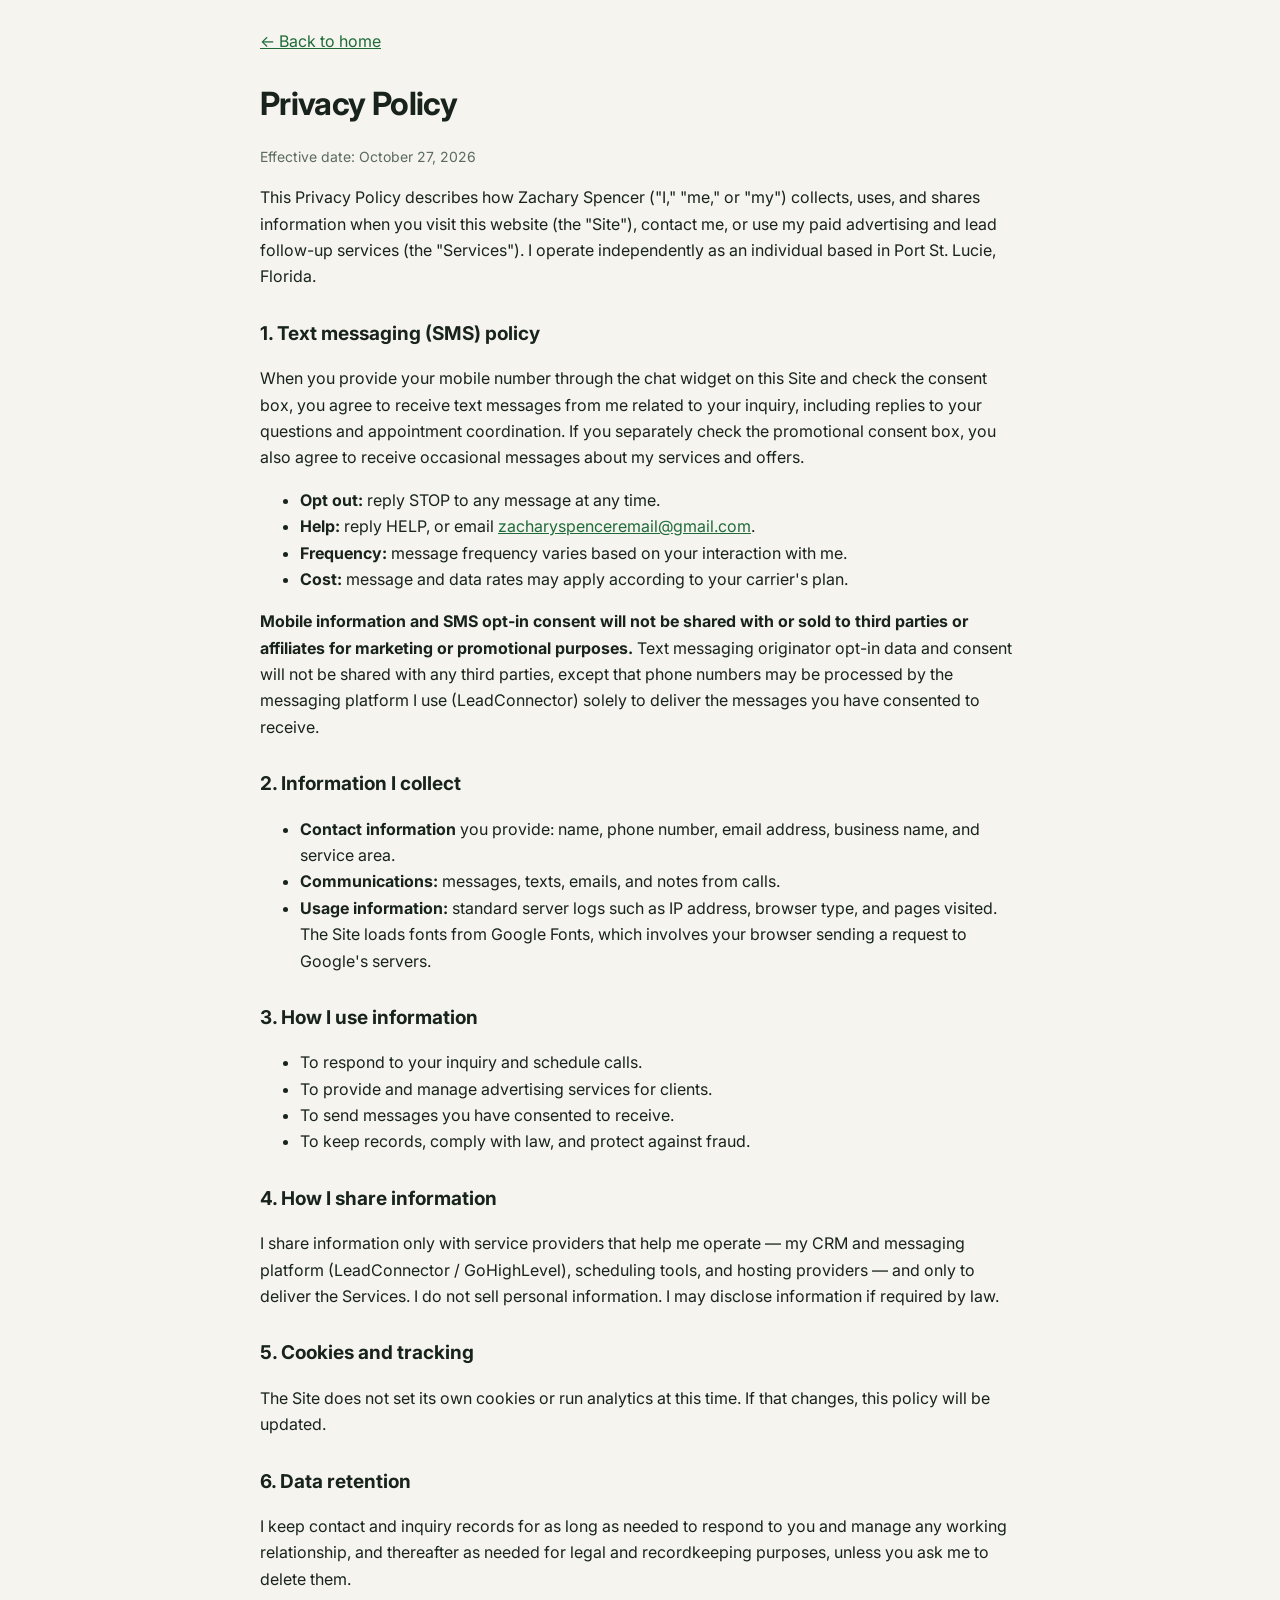
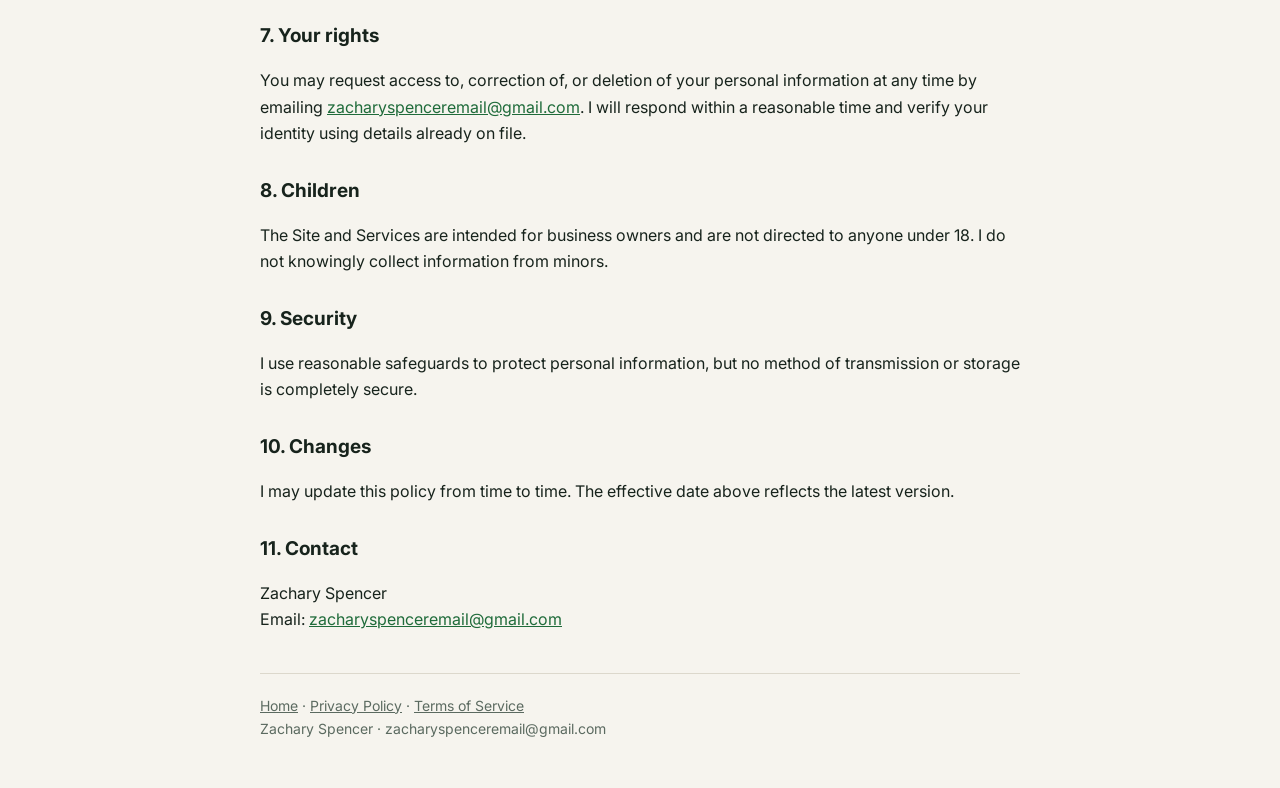
<file: privacy.html>
<!DOCTYPE html>
<html lang="en">
<head>
<meta charset="utf-8">
<meta name="viewport" content="width=device-width, initial-scale=1">
<title>Privacy Policy — Zachary Spencer</title>
<meta name="robots" content="noindex">
<link href="https://fonts.googleapis.com/css2?family=Inter:wght@400;500;600;700&display=swap" rel="stylesheet">
<style>
  :root{--bg:#f6f4ee;--ink:#17231c;--muted:#5b6a60;--accent:#1f6b3a;--line:#dcd8cc}
  body{margin:0;font-family:Inter,system-ui,sans-serif;background:var(--bg);color:var(--ink);line-height:1.65}
  .wrap{max-width:760px;margin:0 auto;padding:28px 20px 48px}
  a{color:var(--accent)}
  h1{font-size:32px;margin:24px 0 6px;letter-spacing:-.02em}
  h2{font-size:19px;margin:28px 0 8px}
  .meta{color:var(--muted);font-size:14px}
  footer{border-top:1px solid var(--line);margin-top:40px;padding-top:20px;color:var(--muted);font-size:14px}
  footer a{color:var(--muted)}
  @media (prefers-color-scheme:dark){:root{--bg:#101712;--ink:#edf0ea;--muted:#a3b0a7;--accent:#5fbf84;--line:#243128}}
</style>
</head>
<body>
<div class="wrap">
  <a href="/">← Back to home</a>
  <h1>Privacy Policy</h1>
  <p class="meta">Effective date: October 27, 2026</p>

  <p>This Privacy Policy describes how Zachary Spencer ("I," "me," or "my") collects, uses, and shares information when you visit this website (the "Site"), contact me, or use my paid advertising and lead follow-up services (the "Services"). I operate independently as an individual based in Port St. Lucie, Florida.</p>

  <h2>1. Text messaging (SMS) policy</h2>
  <p>When you provide your mobile number through the chat widget on this Site and check the consent box, you agree to receive text messages from me related to your inquiry, including replies to your questions and appointment coordination. If you separately check the promotional consent box, you also agree to receive occasional messages about my services and offers.</p>
  <ul>
    <li><strong>Opt out:</strong> reply STOP to any message at any time.</li>
    <li><strong>Help:</strong> reply HELP, or email <a href="mailto:zacharyspenceremail@gmail.com">zacharyspenceremail@gmail.com</a>.</li>
    <li><strong>Frequency:</strong> message frequency varies based on your interaction with me.</li>
    <li><strong>Cost:</strong> message and data rates may apply according to your carrier's plan.</li>
  </ul>
  <p><strong>Mobile information and SMS opt-in consent will not be shared with or sold to third parties or affiliates for marketing or promotional purposes.</strong> Text messaging originator opt-in data and consent will not be shared with any third parties, except that phone numbers may be processed by the messaging platform I use (LeadConnector) solely to deliver the messages you have consented to receive.</p>

  <h2>2. Information I collect</h2>
  <ul>
    <li><strong>Contact information</strong> you provide: name, phone number, email address, business name, and service area.</li>
    <li><strong>Communications:</strong> messages, texts, emails, and notes from calls.</li>
    <li><strong>Usage information:</strong> standard server logs such as IP address, browser type, and pages visited. The Site loads fonts from Google Fonts, which involves your browser sending a request to Google's servers.</li>
  </ul>

  <h2>3. How I use information</h2>
  <ul>
    <li>To respond to your inquiry and schedule calls.</li>
    <li>To provide and manage advertising services for clients.</li>
    <li>To send messages you have consented to receive.</li>
    <li>To keep records, comply with law, and protect against fraud.</li>
  </ul>

  <h2>4. How I share information</h2>
  <p>I share information only with service providers that help me operate — my CRM and messaging platform (LeadConnector / GoHighLevel), scheduling tools, and hosting providers — and only to deliver the Services. I do not sell personal information. I may disclose information if required by law.</p>

  <h2>5. Cookies and tracking</h2>
  <p>The Site does not set its own cookies or run analytics at this time. If that changes, this policy will be updated.</p>

  <h2>6. Data retention</h2>
  <p>I keep contact and inquiry records for as long as needed to respond to you and manage any working relationship, and thereafter as needed for legal and recordkeeping purposes, unless you ask me to delete them.</p>

  <h2>7. Your rights</h2>
  <p>You may request access to, correction of, or deletion of your personal information at any time by emailing <a href="mailto:zacharyspenceremail@gmail.com">zacharyspenceremail@gmail.com</a>. I will respond within a reasonable time and verify your identity using details already on file.</p>

  <h2>8. Children</h2>
  <p>The Site and Services are intended for business owners and are not directed to anyone under 18. I do not knowingly collect information from minors.</p>

  <h2>9. Security</h2>
  <p>I use reasonable safeguards to protect personal information, but no method of transmission or storage is completely secure.</p>

  <h2>10. Changes</h2>
  <p>I may update this policy from time to time. The effective date above reflects the latest version.</p>

  <h2>11. Contact</h2>
  <p>Zachary Spencer<br>
  Email: <a href="mailto:zacharyspenceremail@gmail.com">zacharyspenceremail@gmail.com</a></p>

  <footer>
    <div><a href="/">Home</a> · <a href="/privacy.html">Privacy Policy</a> · <a href="/terms.html">Terms of Service</a></div>
    <div>Zachary Spencer · zacharyspenceremail@gmail.com</div>
  </footer>
</div>
<script src="https://widgets.leadconnectorhq.com/loader.js" data-resources-url="https://widgets.leadconnectorhq.com/chat-widget/loader.js" data-widget-id="6adf9d556118072e0e9b12c1" data-source="WEB_USER"></script>
</body>
</html>
</file>
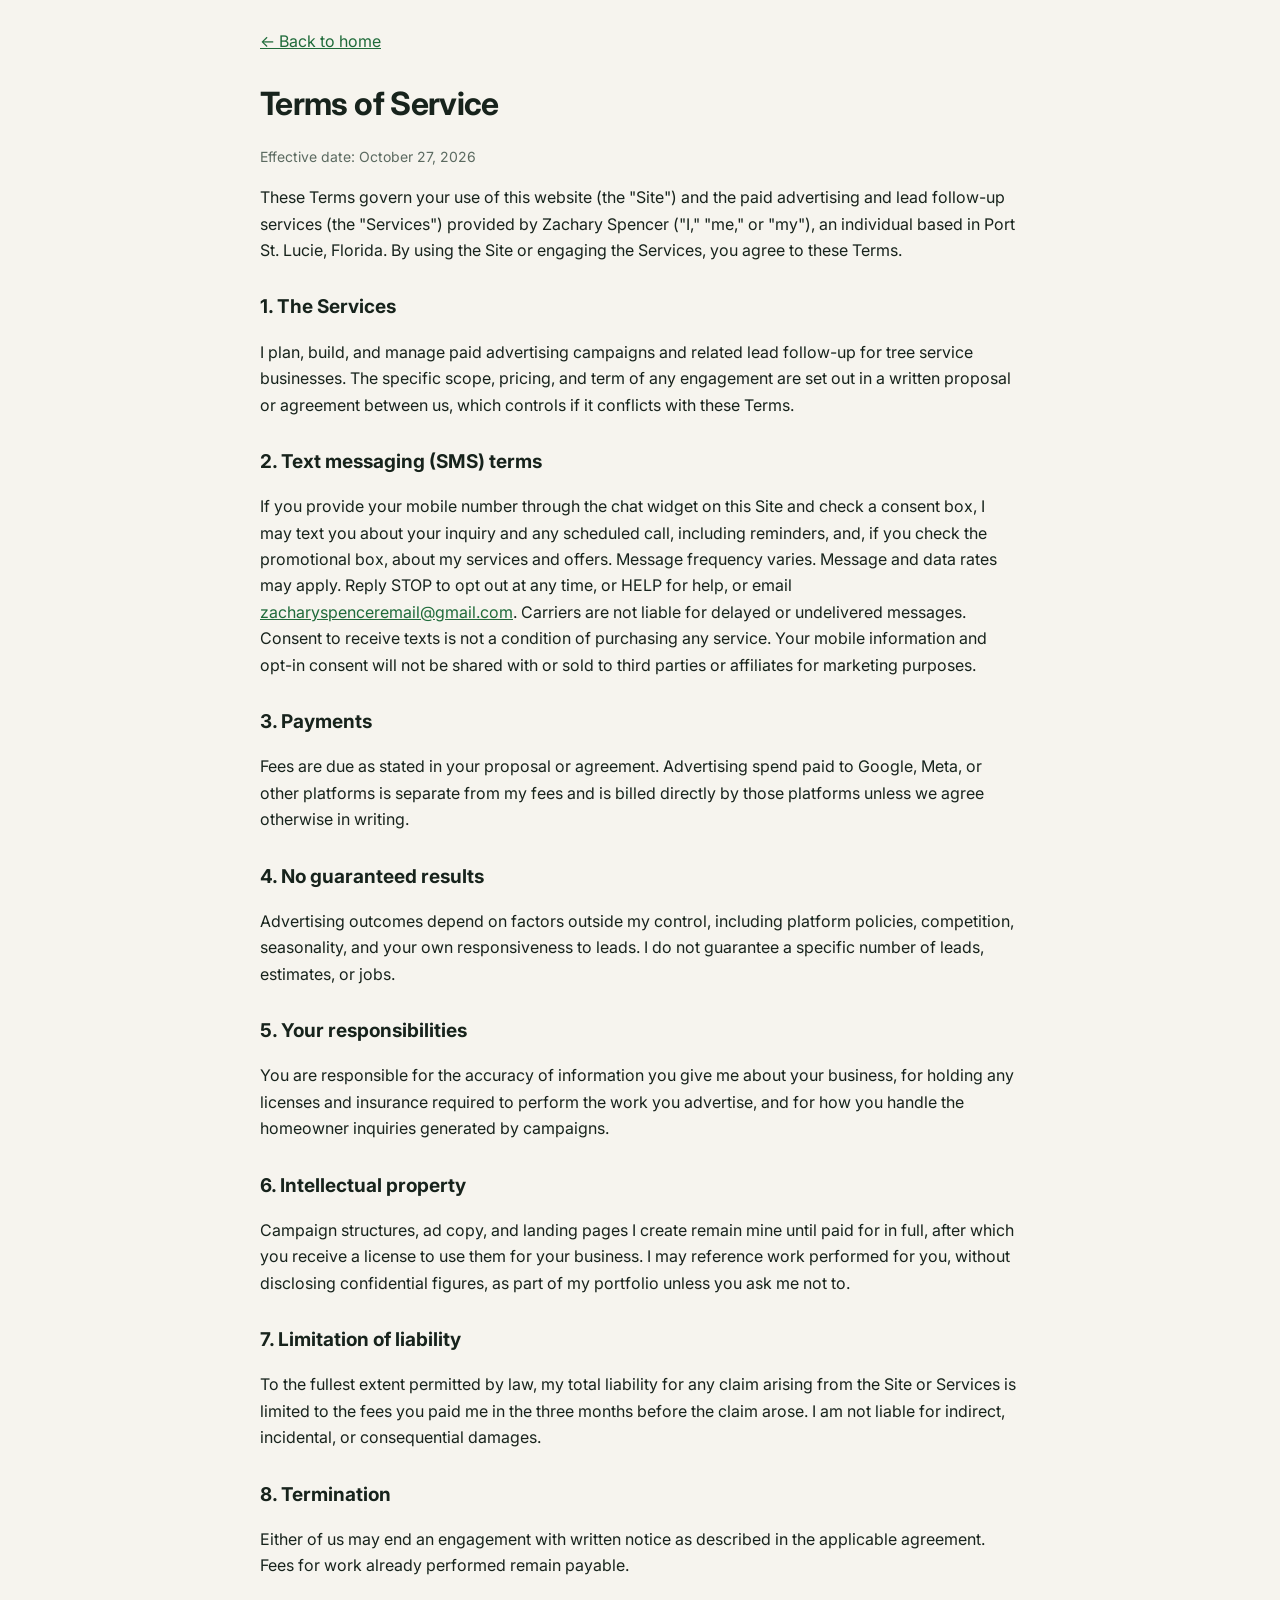
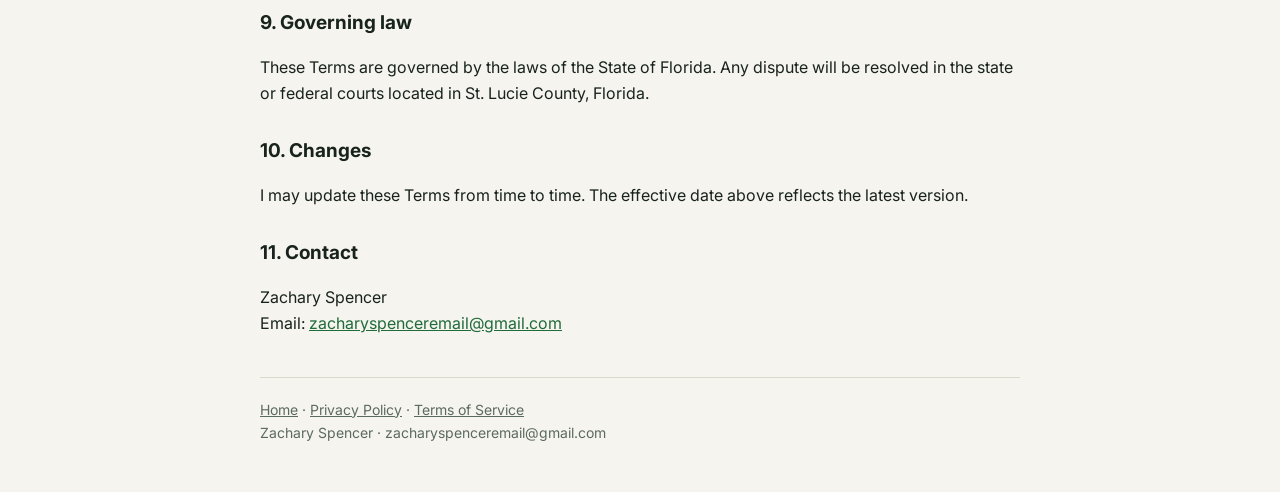
<file: terms.html>
<!DOCTYPE html>
<html lang="en">
<head>
<meta charset="utf-8">
<meta name="viewport" content="width=device-width, initial-scale=1">
<title>Terms of Service — Zachary Spencer</title>
<meta name="robots" content="noindex">
<link href="https://fonts.googleapis.com/css2?family=Inter:wght@400;500;600;700&display=swap" rel="stylesheet">
<style>
  :root{--bg:#f6f4ee;--ink:#17231c;--muted:#5b6a60;--accent:#1f6b3a;--line:#dcd8cc}
  body{margin:0;font-family:Inter,system-ui,sans-serif;background:var(--bg);color:var(--ink);line-height:1.65}
  .wrap{max-width:760px;margin:0 auto;padding:28px 20px 48px}
  a{color:var(--accent)}
  h1{font-size:32px;margin:24px 0 6px;letter-spacing:-.02em}
  h2{font-size:19px;margin:28px 0 8px}
  .meta{color:var(--muted);font-size:14px}
  footer{border-top:1px solid var(--line);margin-top:40px;padding-top:20px;color:var(--muted);font-size:14px}
  footer a{color:var(--muted)}
  @media (prefers-color-scheme:dark){:root{--bg:#101712;--ink:#edf0ea;--muted:#a3b0a7;--accent:#5fbf84;--line:#243128}}
</style>
</head>
<body>
<div class="wrap">
  <a href="/">← Back to home</a>
  <h1>Terms of Service</h1>
  <p class="meta">Effective date: October 27, 2026</p>

  <p>These Terms govern your use of this website (the "Site") and the paid advertising and lead follow-up services (the "Services") provided by Zachary Spencer ("I," "me," or "my"), an individual based in Port St. Lucie, Florida. By using the Site or engaging the Services, you agree to these Terms.</p>

  <h2>1. The Services</h2>
  <p>I plan, build, and manage paid advertising campaigns and related lead follow-up for tree service businesses. The specific scope, pricing, and term of any engagement are set out in a written proposal or agreement between us, which controls if it conflicts with these Terms.</p>

  <h2>2. Text messaging (SMS) terms</h2>
  <p>If you provide your mobile number through the chat widget on this Site and check a consent box, I may text you about your inquiry and any scheduled call, including reminders, and, if you check the promotional box, about my services and offers. Message frequency varies. Message and data rates may apply. Reply STOP to opt out at any time, or HELP for help, or email <a href="mailto:zacharyspenceremail@gmail.com">zacharyspenceremail@gmail.com</a>. Carriers are not liable for delayed or undelivered messages. Consent to receive texts is not a condition of purchasing any service. Your mobile information and opt-in consent will not be shared with or sold to third parties or affiliates for marketing purposes.</p>

  <h2>3. Payments</h2>
  <p>Fees are due as stated in your proposal or agreement. Advertising spend paid to Google, Meta, or other platforms is separate from my fees and is billed directly by those platforms unless we agree otherwise in writing.</p>

  <h2>4. No guaranteed results</h2>
  <p>Advertising outcomes depend on factors outside my control, including platform policies, competition, seasonality, and your own responsiveness to leads. I do not guarantee a specific number of leads, estimates, or jobs.</p>

  <h2>5. Your responsibilities</h2>
  <p>You are responsible for the accuracy of information you give me about your business, for holding any licenses and insurance required to perform the work you advertise, and for how you handle the homeowner inquiries generated by campaigns.</p>

  <h2>6. Intellectual property</h2>
  <p>Campaign structures, ad copy, and landing pages I create remain mine until paid for in full, after which you receive a license to use them for your business. I may reference work performed for you, without disclosing confidential figures, as part of my portfolio unless you ask me not to.</p>

  <h2>7. Limitation of liability</h2>
  <p>To the fullest extent permitted by law, my total liability for any claim arising from the Site or Services is limited to the fees you paid me in the three months before the claim arose. I am not liable for indirect, incidental, or consequential damages.</p>

  <h2>8. Termination</h2>
  <p>Either of us may end an engagement with written notice as described in the applicable agreement. Fees for work already performed remain payable.</p>

  <h2>9. Governing law</h2>
  <p>These Terms are governed by the laws of the State of Florida. Any dispute will be resolved in the state or federal courts located in St. Lucie County, Florida.</p>

  <h2>10. Changes</h2>
  <p>I may update these Terms from time to time. The effective date above reflects the latest version.</p>

  <h2>11. Contact</h2>
  <p>Zachary Spencer<br>
  Email: <a href="mailto:zacharyspenceremail@gmail.com">zacharyspenceremail@gmail.com</a></p>

  <footer>
    <div><a href="/">Home</a> · <a href="/privacy.html">Privacy Policy</a> · <a href="/terms.html">Terms of Service</a></div>
    <div>Zachary Spencer · zacharyspenceremail@gmail.com</div>
  </footer>
</div>
<script src="https://widgets.leadconnectorhq.com/loader.js" data-resources-url="https://widgets.leadconnectorhq.com/chat-widget/loader.js" data-widget-id="6adf9d556118072e0e9b12c1" data-source="WEB_USER"></script>
</body>
</html>
</file>
<file: assets/pages.css>
/* Shared styles for the home, about and writing pages. Same look as the original one-page site. */
:root{--bg:#f6f4ee;--ink:#17231c;--muted:#5b6a60;--accent:#1f6b3a;--line:#dcd8cc;--card:#fff}
*{box-sizing:border-box}
body{margin:0;font-family:Inter,system-ui,sans-serif;background:var(--bg);color:var(--ink);line-height:1.6}
.wrap{max-width:760px;margin:0 auto;padding:0 20px}
a{color:var(--accent)}

header{padding:28px 0 8px}
.site-head{display:flex;flex-wrap:wrap;align-items:baseline;justify-content:space-between;gap:6px 20px}
header .name{font-weight:700;font-size:18px;letter-spacing:-.01em;color:var(--ink);text-decoration:none}
header .name span{color:var(--muted);font-weight:500}
header nav{display:flex;gap:18px;font-size:15px;font-weight:500}
header nav a{color:var(--muted);text-decoration:none}
header nav a:hover,header nav a[aria-current="page"]{color:var(--accent)}

.hero{padding:48px 0 32px}
h1{font-size:clamp(30px,5vw,44px);line-height:1.1;margin:0 0 16px;letter-spacing:-.02em}
.tagline{font-size:clamp(19px,2.6vw,23px);line-height:1.35;font-weight:600;margin:0 0 14px;max-width:600px;letter-spacing:-.01em}
.lead{font-size:19px;color:var(--muted);margin:0 0 24px;max-width:600px}
.btn{display:inline-block;background:var(--accent);color:#fff;text-decoration:none;padding:12px 20px;border-radius:8px;font-weight:600}
.btn.ghost{background:transparent;color:var(--accent);border:1.5px solid var(--accent);margin-left:8px}

section{padding:32px 0;border-top:1px solid var(--line)}
h2{font-size:22px;margin:0 0 14px;letter-spacing:-.01em}
h3{font-size:17px;margin:0 0 4px;letter-spacing:-.01em}
p{margin:0 0 14px}
ul,ol{padding-left:20px;margin:0 0 14px}
li{margin-bottom:6px}
.grid{display:grid;grid-template-columns:repeat(auto-fit,minmax(200px,1fr));gap:14px}
.card{background:var(--card);border:1px solid var(--line);border-radius:10px;padding:18px}
.card strong{display:block;margin-bottom:4px}
.contact{background:var(--card);border:1px solid var(--line);border-radius:10px;padding:20px}
.small{color:var(--muted);font-size:14px}

/* Bio with portrait */
.bio{display:grid;grid-template-columns:200px 1fr;gap:24px;align-items:start}
.bio figure{margin:0}
.portrait{display:block;width:100%;height:auto;border-radius:10px;border:1px solid var(--line);background:var(--card)}
.bio figcaption{margin-top:8px;color:var(--muted);font-size:13px;line-height:1.4}
.bio > div > :last-child{margin-bottom:0}
@media (max-width:600px){
  .bio{grid-template-columns:1fr}
  .bio figure{max-width:180px}
}

/* Writing lists */
.posts{list-style:none;padding:0;margin:0}
.posts li{margin:0;padding:16px 0;border-top:1px solid var(--line)}
.posts li:first-child{border-top:0;padding-top:0}
.posts li:last-child{padding-bottom:0}
.posts a{font-weight:600;font-size:18px;text-decoration:none;letter-spacing:-.01em}
.posts a:hover{text-decoration:underline}
.posts p{margin:4px 0 0;color:var(--muted)}
.posts .date{font-size:14px}
.more{margin:16px 0 0;font-weight:600}

/* Article and about pages */
.page{padding:40px 0 16px}
.page h1{margin-bottom:12px}
.byline{color:var(--muted);font-size:15px;margin:0 0 28px}
.byline a{color:var(--muted)}
.page h2{margin-top:32px}
.page .lead{max-width:none}
.page section{padding:0;border-top:0}
.faq h3{margin-top:18px}
.related ul{margin-bottom:0}
.back{display:inline-block;margin:0 0 20px;font-size:15px;text-decoration:none}
.note{background:var(--card);border:1px solid var(--line);border-radius:10px;padding:16px 18px;margin:28px 0 0}
.note p:last-child{margin-bottom:0}

footer{border-top:1px solid var(--line);padding:28px 0 40px;color:var(--muted);font-size:14px;margin-top:24px}
footer a{color:var(--muted)}
footer .legal{margin-top:8px}

@media (prefers-color-scheme:dark){
  :root{--bg:#101712;--ink:#edf0ea;--muted:#a3b0a7;--accent:#5fbf84;--line:#243128;--card:#172019}
  .btn{color:#0f1a13}
}
</file>
